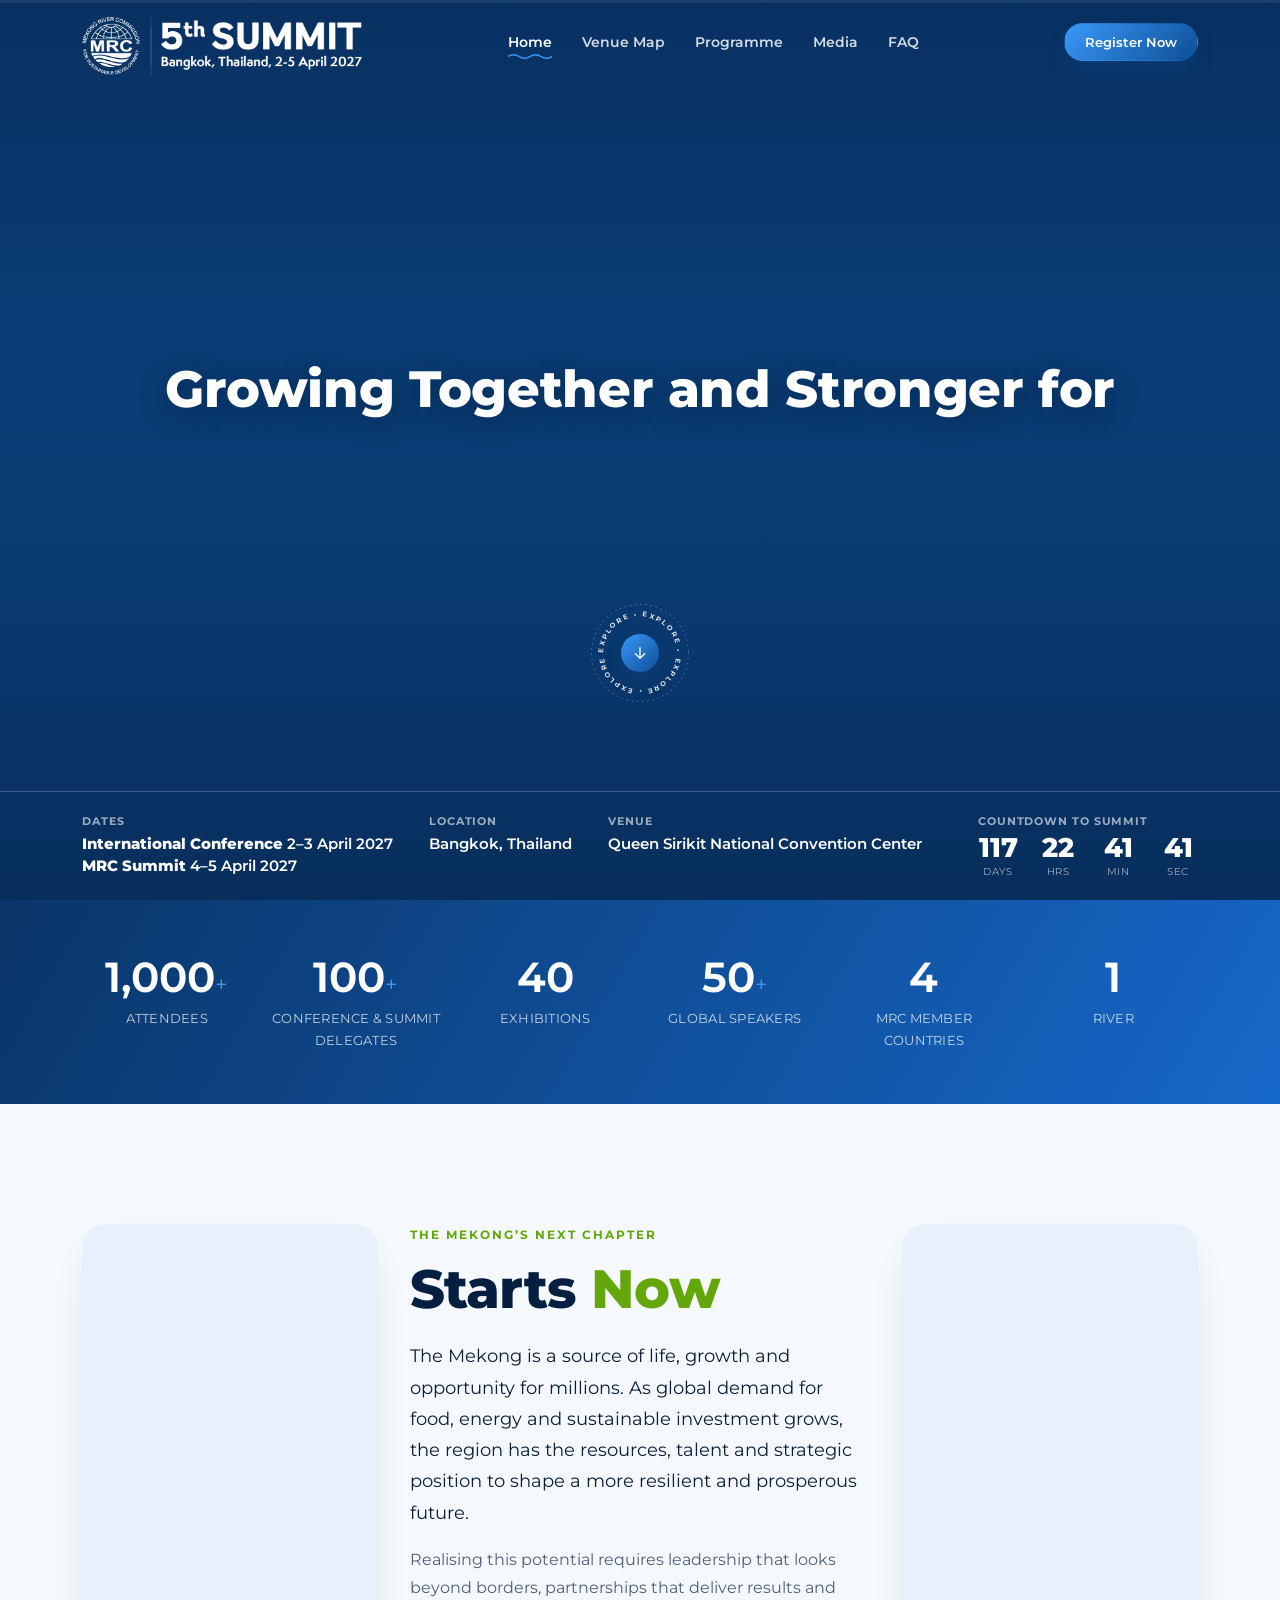
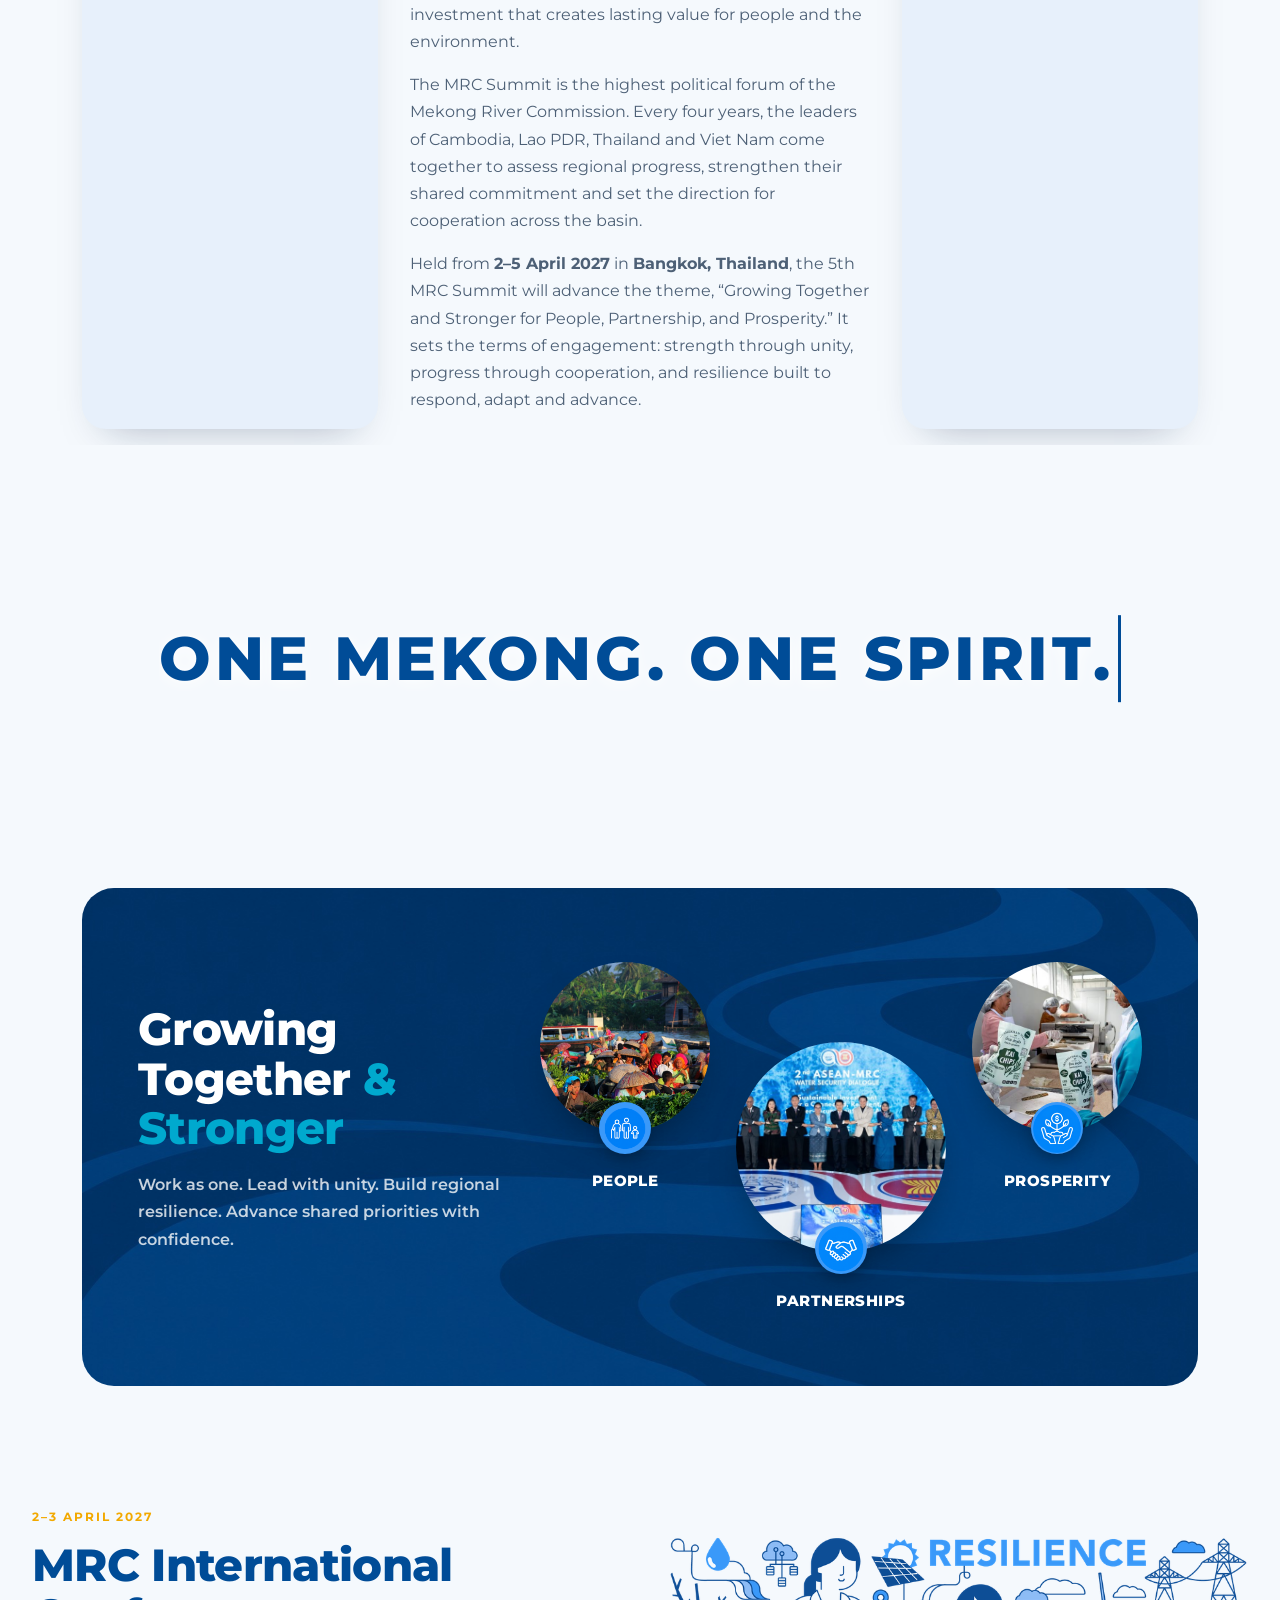
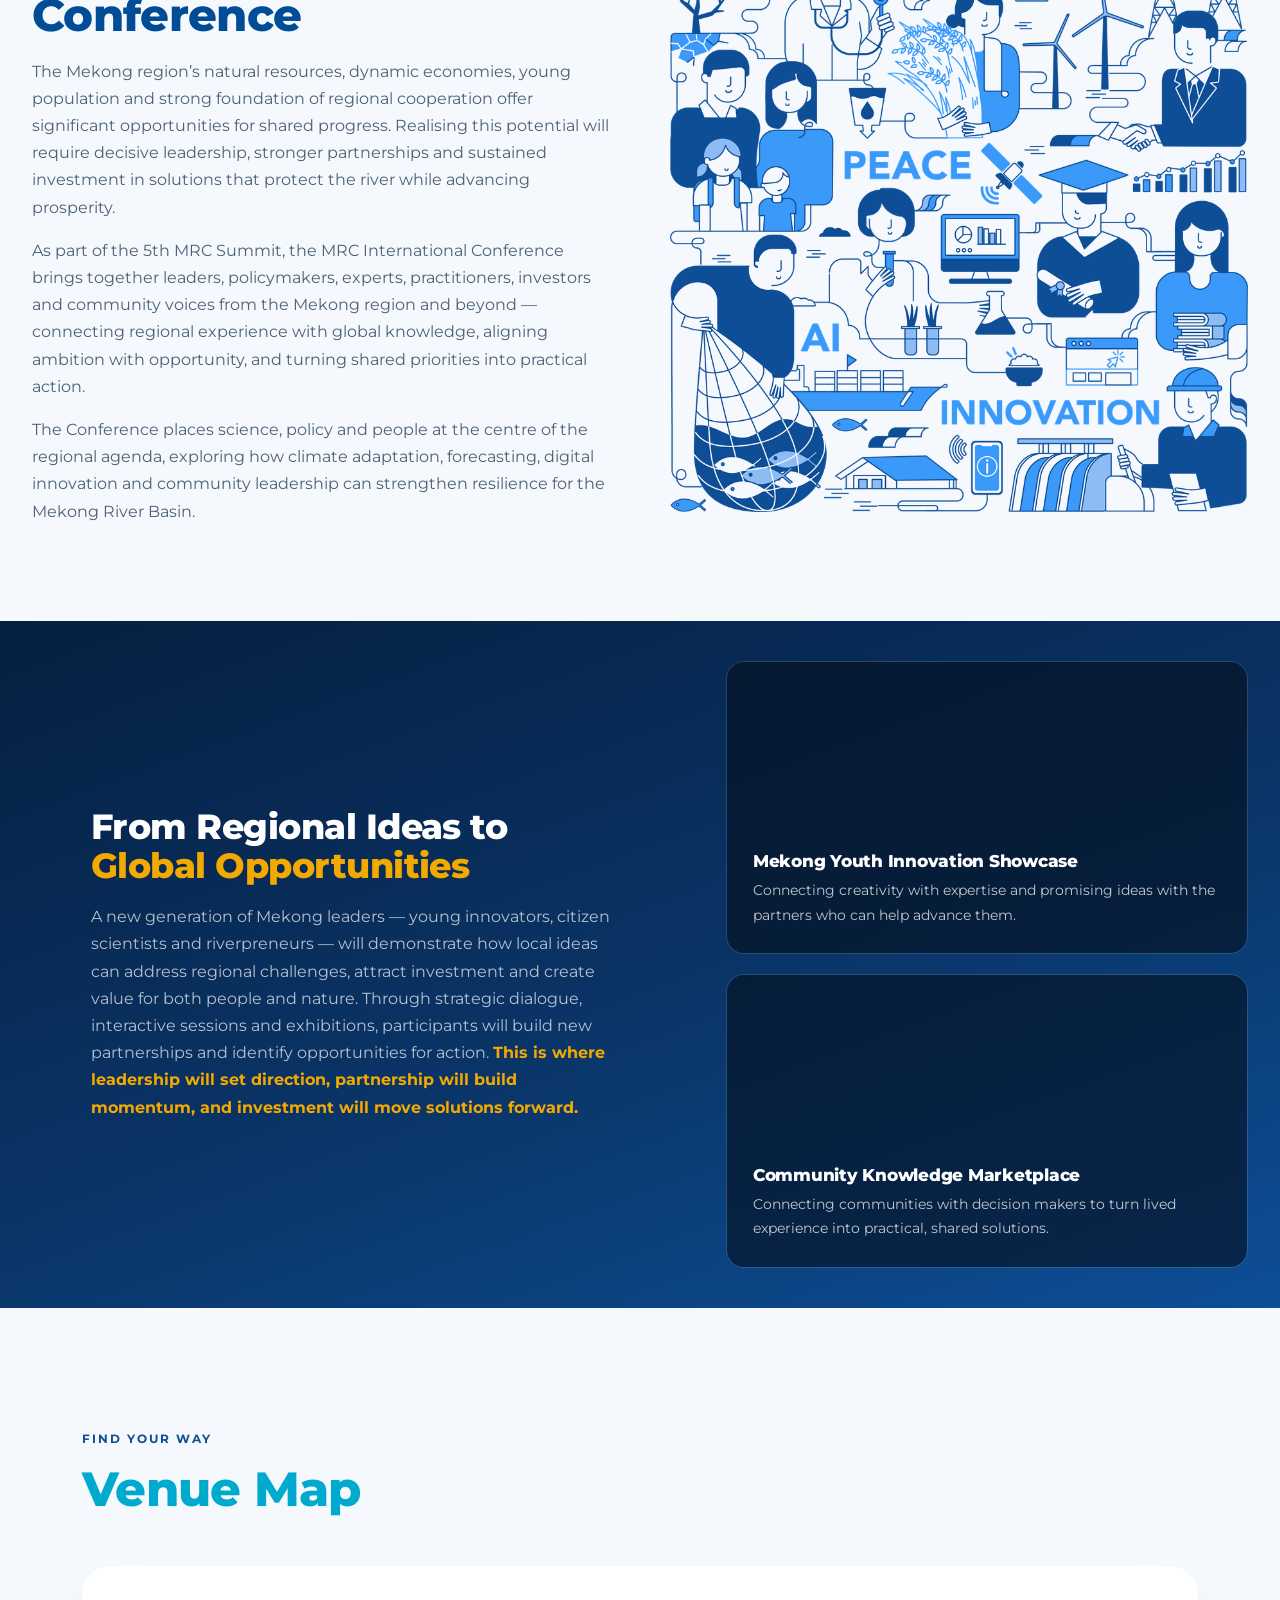
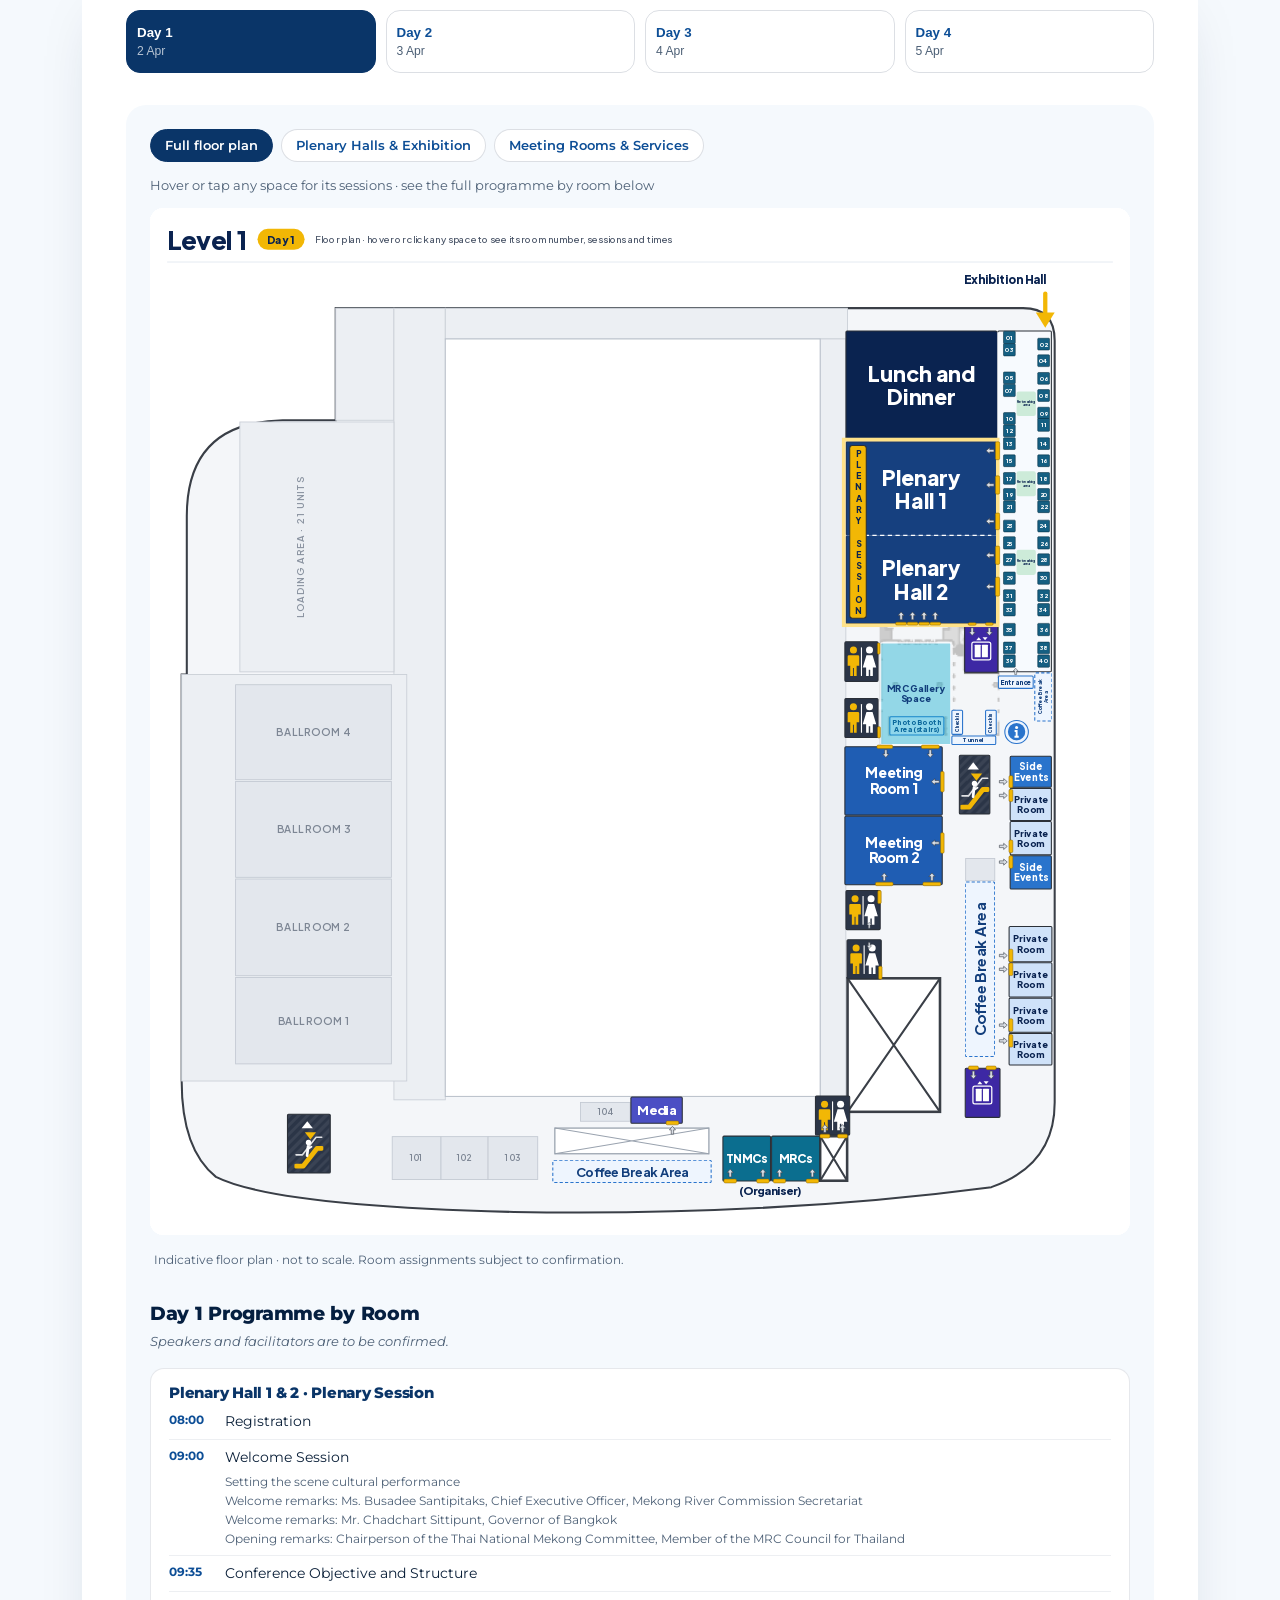
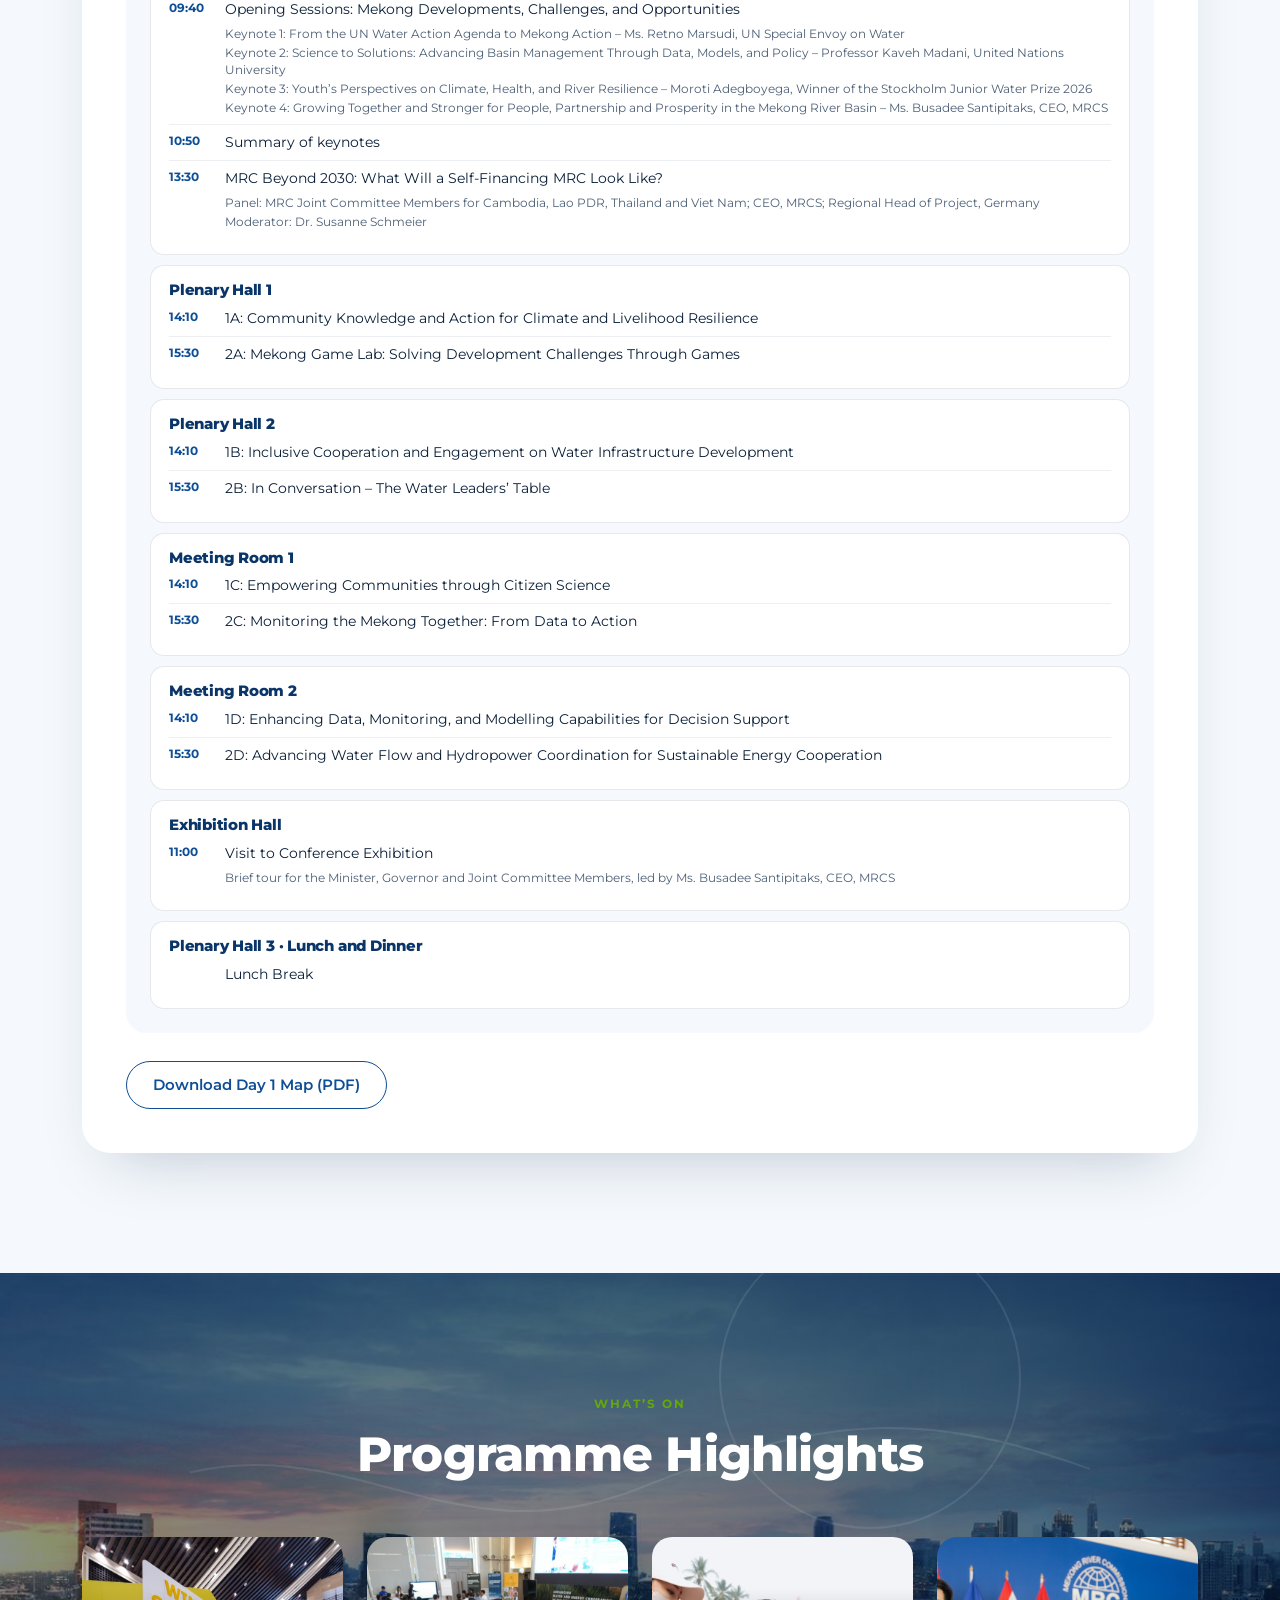
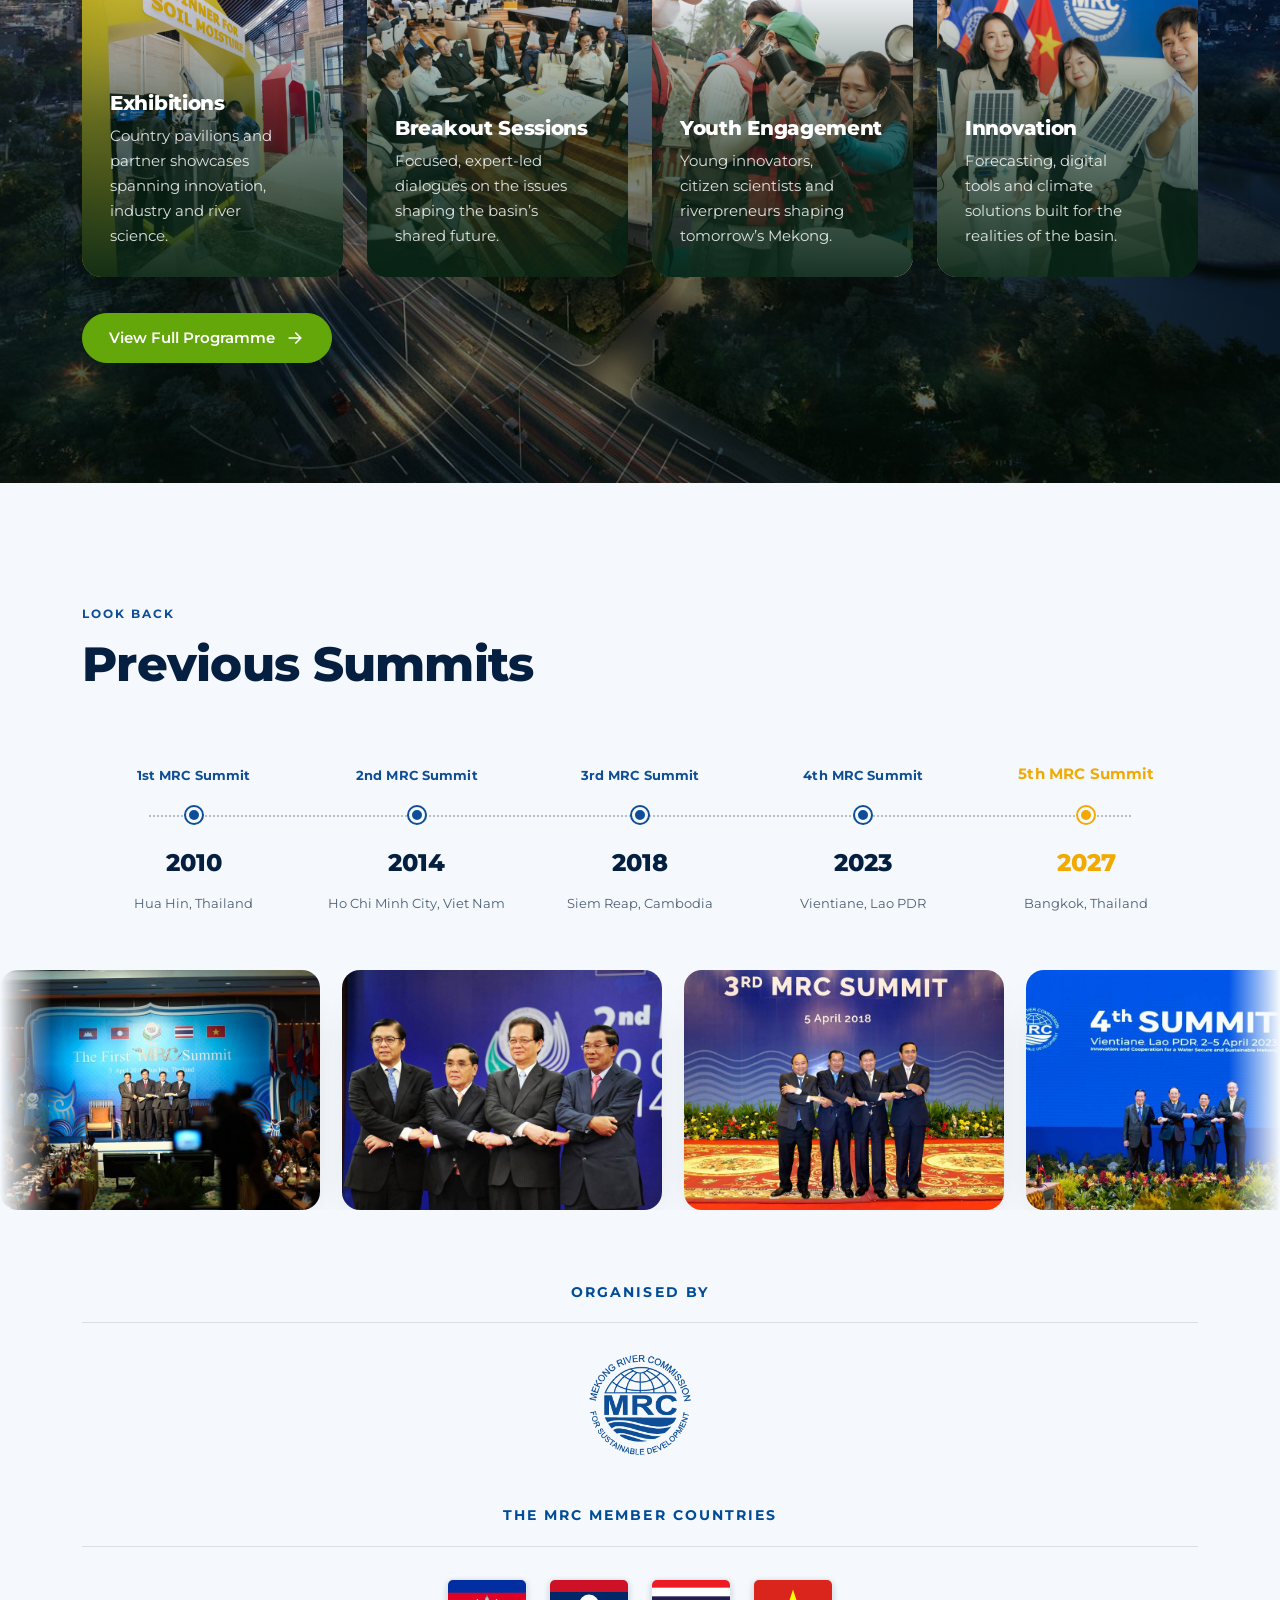
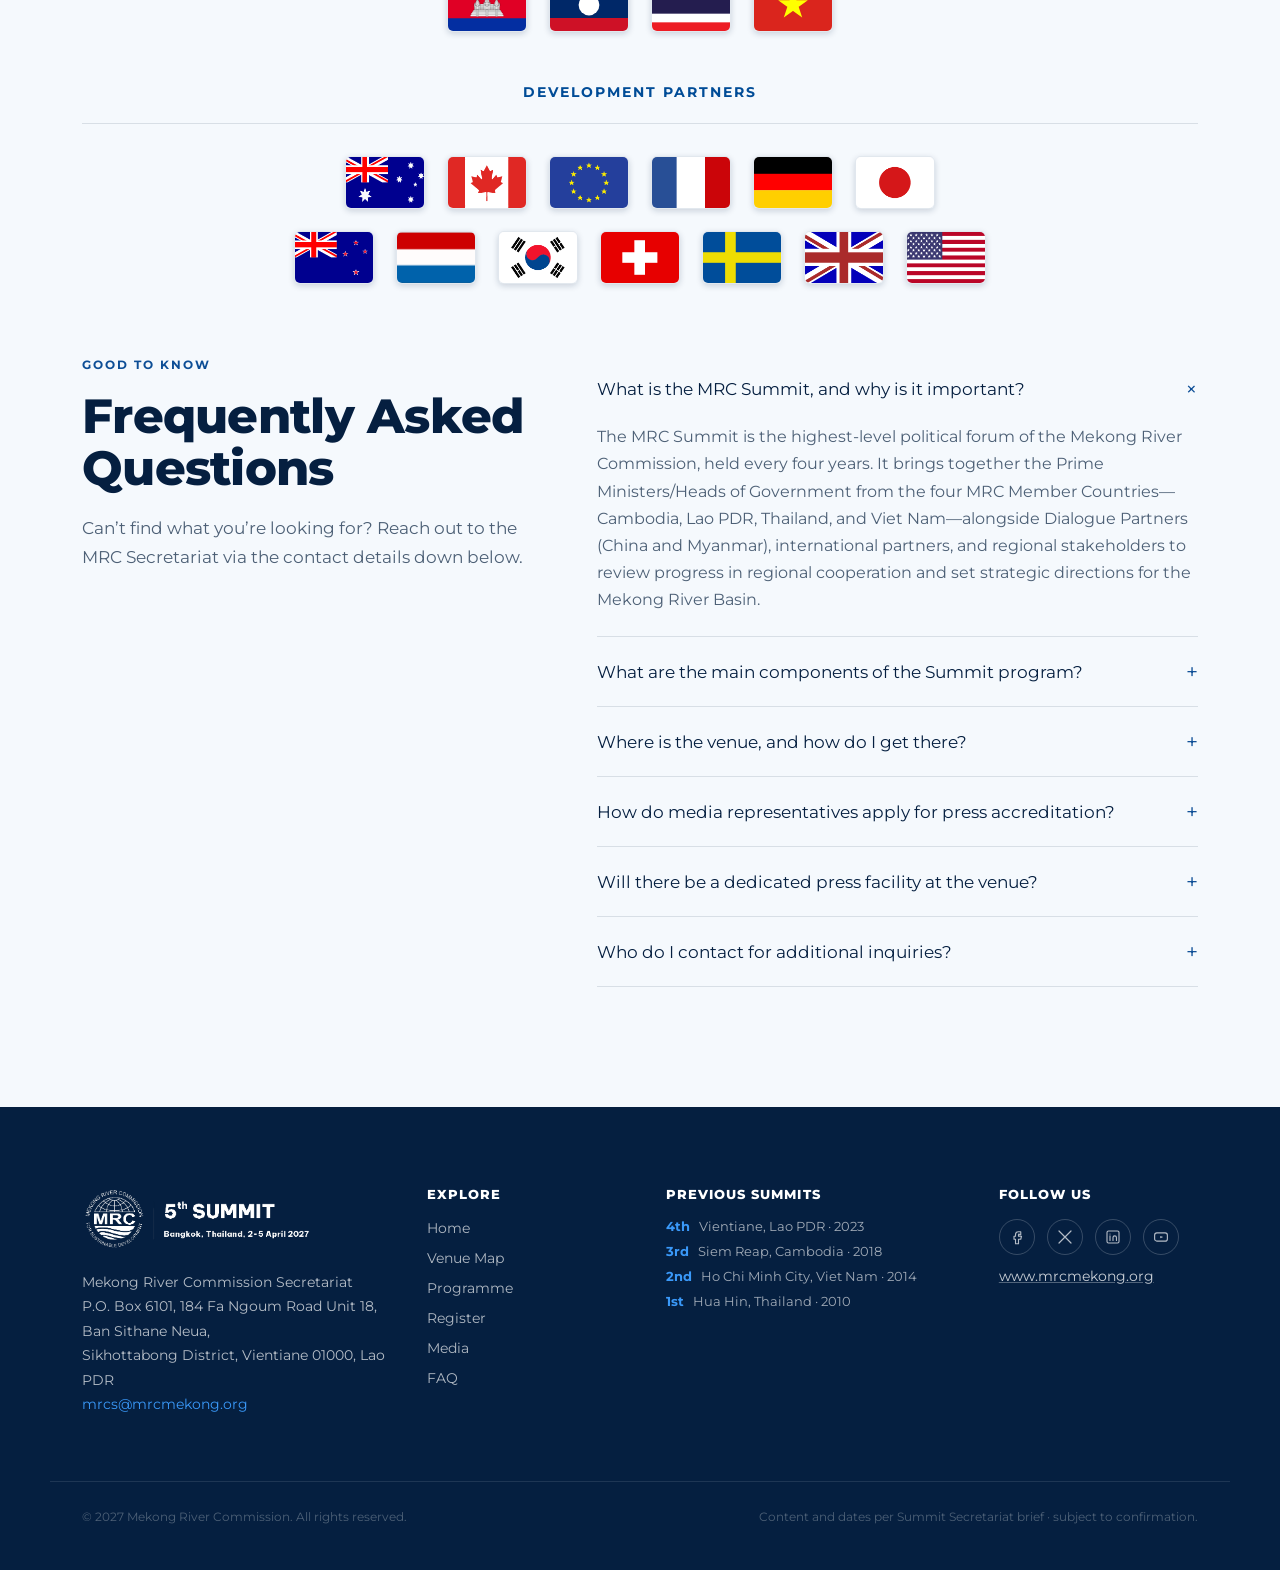
<file: index.html>
<!DOCTYPE html>
<html lang="en">
<head>
<meta charset="UTF-8">
<meta name="viewport" content="width=device-width, initial-scale=1.0">
<title>5th MRC Summit &mdash; Growing Together and Stronger</title>
<meta name="description" content="The 5th MRC Summit, 2&ndash;5 April 2027, Bangkok, Thailand. Growing Together and Stronger for People, Partnership, and Prosperity.">
<meta name="theme-color" content="#0a3568">
<meta property="og:title" content="5th MRC Summit">
<meta property="og:description" content="2&ndash;5 April 2027, Bangkok, Thailand. Growing Together and Stronger for People, Partnership, and Prosperity.">
<meta property="og:type" content="website">
<link rel="icon" href="data:image/svg+xml,%3Csvg xmlns='http://www.w3.org/2000/svg' viewBox='0 0 40 40'%3E%3Crect width='40' height='40' rx='8' fill='%230a3568'/%3E%3Cpath d='M4 24c5-8 9-8 14 0s9 8 14 0' fill='none' stroke='%233a99f9' stroke-width='3' stroke-linecap='round'/%3E%3Cpath d='M4 16c5-8 9-8 14 0s9 8 14 0' fill='none' stroke='%238dbcf5' stroke-width='3' stroke-linecap='round' opacity='.6'/%3E%3C/svg%3E">

<!-- Google Analytics (GA4) -->
<script async src="https://www.googletagmanager.com/gtag/js?id=G-CN8HXKM8K7"></script>
<script>
  window.dataLayer = window.dataLayer || [];
  function gtag(){dataLayer.push(arguments);}
  gtag('js', new Date());
  gtag('config', 'G-CN8HXKM8K7');
</script>
<link rel="preconnect" href="https://fonts.googleapis.com">
<link rel="preconnect" href="https://fonts.gstatic.com" crossorigin>
<link href="https://fonts.googleapis.com/css2?family=Montserrat:ital,wght@0,400;0,500;0,600;0,700;0,800;0,900;1,600&display=swap" rel="stylesheet">
<link rel="preload" href="assets/hero-banner.mp4" as="video" type="video/mp4" fetchpriority="high">
<link rel="stylesheet" href="css/style.css?v=50">
</head>
<body>

<div class="progress-rail" aria-hidden="true"><span class="progress-fill" id="progressFill"></span></div>

<header class="site-header" id="siteHeader">
  <div class="header-inner">
    <a href="#top" class="brand">
      <img src="assets/logo-mark.png" alt="5th MRC Summit" class="brand-logo">
    </a>

    <nav class="main-nav" id="mainNav" aria-label="Primary">
      <a href="#top" data-nav>Home</a>
      <a href="#venue" data-nav>Venue Map</a>
      <a href="#dayProgramme" data-nav>Programme</a>
      <a href="#media" data-nav>Media</a>
      <a href="#faq" data-nav>FAQ</a>
    </nav>

    <a href="https://forms.gle/NNUxuLdQSjKmTwYDA" target="_blank" rel="noopener" class="btn btn-gold btn-small header-cta">Register Now</a>

    <button class="nav-toggle" id="navToggle" aria-expanded="false" aria-controls="mainNav" aria-label="Toggle menu">
      <span></span><span></span><span></span>
    </button>
  </div>
</header>

<main id="top">

  <!-- ============ HERO ============ -->
  <section class="hero" id="hero">
    <div class="hero-bg" aria-hidden="true">
      <video class="hero-bg-image" autoplay loop muted playsinline preload="auto" fetchpriority="high">
        <source src="assets/hero-banner.mp4" type="video/mp4">
      </video>
      <div class="hero-overlay"></div>
    </div>

    <div class="hero-content wrap">
      <div class="hero-headline">
        <h1 class="hero-title" data-reveal style="--i:0">
          <span class="hero-title-static">Growing Together and Stronger for</span>
          <span class="word-cycle hero-title-cycle">
            <span class="word-cycle-item">People</span><span class="word-cycle-item word-cycle-item--yellow">Partnership</span><span class="word-cycle-item word-cycle-item--green">Prosperity</span>
          </span>
        </h1>

        <a href="https://forms.gle/NNUxuLdQSjKmTwYDA" target="_blank" rel="noopener" class="btn btn-gold hero-mobile-register" data-reveal style="--i:1">Register Now</a>
      </div>
    </div>

    <div class="hero-explore" data-reveal style="--i:2" id="heroExplore">
      <a href="#about" class="explore-btn" aria-label="Explore the Summit">
        <svg class="explore-ring" viewBox="0 0 120 120" aria-hidden="true">
          <circle cx="60" cy="60" r="56" fill="none" stroke="rgba(255,255,255,.35)" stroke-width="1" stroke-dasharray="1 5" stroke-linecap="round"/>
          <path id="exploreCirclePath" fill="none" d="M60,60 m-42,0 a42,42 0 1,1 84,0 a42,42 0 1,1 -84,0"/>
          <text class="explore-ring-text">
            <textPath href="#exploreCirclePath">EXPLORE &#8226; EXPLORE &#8226; EXPLORE &#8226; EXPLORE &#8226; EXPLORE &#8226; EXPLORE &#8226; </textPath>
          </text>
        </svg>
        <span class="explore-arrow" aria-hidden="true">
          <svg width="16" height="16" viewBox="0 0 24 24" fill="none"><path d="M12 4v16M5 13l7 7 7-7" stroke="currentColor" stroke-width="2" stroke-linecap="round" stroke-linejoin="round"/></svg>
        </span>
      </a>
    </div>

    <div class="hero-infobar" data-reveal style="--i:3" id="heroInfobar">
      <div class="wrap hero-infobar-inner">
        <div class="hero-info-col">
          <span class="hero-info-label">Dates</span>
          <p class="hero-info-value"><strong>International Conference</strong> 2&ndash;3 April 2027</p>
          <p class="hero-info-value"><strong>MRC Summit</strong> 4&ndash;5 April 2027</p>
        </div>
        <div class="hero-info-col">
          <span class="hero-info-label">Location</span>
          <p class="hero-info-value">Bangkok, Thailand</p>
        </div>
        <div class="hero-info-col">
          <span class="hero-info-label">Venue</span>
          <p class="hero-info-value">Queen Sirikit National Convention Center</p>
        </div>
        <div class="hero-info-col hero-info-countdown">
          <span class="hero-info-label">Countdown to Summit</span>
          <div class="countdown-row" id="heroCountdown">
            <div class="countdown-unit"><span class="countdown-num" data-cd="d">00</span><span class="countdown-unit-label">Days</span></div>
            <div class="countdown-unit"><span class="countdown-num" data-cd="h">00</span><span class="countdown-unit-label">Hrs</span></div>
            <div class="countdown-unit"><span class="countdown-num" data-cd="m">00</span><span class="countdown-unit-label">Min</span></div>
            <div class="countdown-unit"><span class="countdown-num" data-cd="s">00</span><span class="countdown-unit-label">Sec</span></div>
          </div>
        </div>
      </div>
    </div>
  </section>

  <!-- ============ STATS ============ -->
  <section class="stats-band" id="stats" data-reveal-group>
    <div class="wrap stats-grid">
      <div class="stat" data-count="1000" data-reveal><span class="stat-num">0</span><span class="stat-plus">+</span><p>Attendees</p></div>
      <div class="stat" data-count="100" data-reveal style="--i:1"><span class="stat-num">0</span><span class="stat-plus">+</span><p>Conference &amp; Summit Delegates</p></div>
      <div class="stat" data-count="40" data-reveal style="--i:2"><span class="stat-num">0</span><p>Exhibitions</p></div>
      <div class="stat" data-count="50" data-reveal style="--i:3"><span class="stat-num">0</span><span class="stat-plus">+</span><p>Global Speakers</p></div>
      <div class="stat" data-count="4" data-reveal style="--i:4"><span class="stat-num">0</span><p>MRC Member Countries</p></div>
      <div class="stat" data-count="1" data-reveal style="--i:5"><span class="stat-num">0</span><p>River</p></div>
    </div>
  </section>

  <!-- ============ ABOUT / NEXT CHAPTER ============ -->
  <section class="section about" id="about">
    <div class="wrap about-grid">
      <div class="about-visual about-visual-left" data-reveal style="--i:1" aria-hidden="true">
        <video autoplay loop muted playsinline preload="auto">
          <source src="assets/about-video-left.mp4" type="video/mp4">
        </video>
      </div>

      <div class="about-copy">
        <p class="kicker" data-reveal>The Mekong&rsquo;s Next Chapter</p>
        <h2 data-reveal style="--i:1">Starts <em>Now</em></h2>
        <p class="lead" data-reveal style="--i:2">The Mekong is a source of life, growth and opportunity for millions. As global demand for food, energy and sustainable investment grows, the region has the resources, talent and strategic position to shape a more resilient and prosperous future.</p>
        <p data-reveal style="--i:3">Realising this potential requires leadership that looks beyond borders, partnerships that deliver results and investment that creates lasting value for people and the environment.</p>
        <p data-reveal style="--i:4">The MRC Summit is the highest political forum of the Mekong River Commission. Every four years, the leaders of Cambodia, Lao PDR, Thailand and Viet Nam come together to assess regional progress, strengthen their shared commitment and set the direction for cooperation across the basin.</p>
        <p data-reveal style="--i:5">Held from <strong>2&ndash;5 April 2027</strong> in <strong>Bangkok, Thailand</strong>, the 5th MRC Summit will advance the theme, &ldquo;Growing Together and Stronger for People, Partnership, and Prosperity.&rdquo; It sets the terms of engagement: strength through unity, progress through cooperation, and resilience built to respond, adapt and advance.</p>
      </div>

      <div class="about-visual about-visual-right" data-reveal style="--i:2" aria-hidden="true">
        <video autoplay loop muted playsinline preload="auto">
          <source src="assets/about-video-right.mp4" type="video/mp4">
        </video>
      </div>
    </div>
  </section>

  <!-- ============ RIVER DIVIDER ============ -->
  <div class="river-divider" id="riverDivider">
    <img src="assets/river-divider.png" alt="" class="river-img" id="riverImg" aria-hidden="true">
    <div class="river-caption-clip" id="riverCaptionClip">
      <p class="river-caption" id="riverCaption"><span class="river-caption-line">ONE MEKONG.</span> <span class="river-caption-line">ONE SPIRIT.</span></p>
    </div>
  </div>

  <!-- ============ PILLARS ============ -->
  <section class="section pillars" id="pillars">
    <div class="wrap">
      <div class="highlight-box">
        <div class="highlight-copy">
          <h2 class="highlight-title" data-reveal style="--i:1">Growing Together <em>&amp; Stronger</em></h2>
          <p class="highlight-text" data-reveal style="--i:2">Work as one. Lead with unity. Build regional resilience. Advance shared priorities with confidence.</p>
          <p class="highlight-hint">Tap the circles for more information.</p>
        </div>

        <div class="highlight-badges">
          <div class="badge-circle badge-circle--side" data-reveal style="--i:1" tabindex="0">
            <img src="assets/pillars/people.jpg" alt="People">
            <span class="badge-icon"><img src="assets/icon-people.png" alt=""></span>
            <span class="badge-label">People</span>
            <div class="badge-detail">
              <p>Protect livelihoods, expand opportunities and place communities at the heart of the Mekong&rsquo;s future.</p>
            </div>
          </div>

          <div class="badge-circle badge-circle--center" data-reveal style="--i:2" tabindex="0">
            <img src="assets/pillars/partnership.jpg" alt="Partnerships">
            <span class="badge-icon"><img src="assets/icon-partnership.png" alt=""></span>
            <span class="badge-label">Partnerships</span>
            <div class="badge-detail">
              <p>Bring governments, businesses and international partners together around shared goals and coordinated action.</p>
            </div>
          </div>

          <div class="badge-circle badge-circle--side" data-reveal style="--i:3" tabindex="0">
            <img src="assets/pillars/prosperity.jpg" alt="Prosperity">
            <span class="badge-icon"><img src="assets/icon-prosperity.png" alt=""></span>
            <span class="badge-label">Prosperity</span>
            <div class="badge-detail">
              <p>Unlock responsible investment, innovation and connectivity to deliver inclusive and sustainable growth.</p>
            </div>
          </div>
        </div>
      </div>
    </div>
  </section>

  <!-- ============ INTERNATIONAL CONFERENCE ============ -->
  <section class="section conference" id="conference">
    <div class="wrap conference-grid">
      <div class="conference-copy">
        <p class="kicker" data-reveal>2&ndash;3 April 2027</p>
        <h2 data-reveal style="--i:1">MRC International Conference</h2>
        <p data-reveal style="--i:2">The Mekong region&rsquo;s natural resources, dynamic economies, young population and strong foundation of regional cooperation offer significant opportunities for shared progress. Realising this potential will require decisive leadership, stronger partnerships and sustained investment in solutions that protect the river while advancing prosperity.</p>
        <p data-reveal style="--i:3">As part of the 5th MRC Summit, the MRC International Conference brings together leaders, policymakers, experts, practitioners, investors and community voices from the Mekong region and beyond &mdash; connecting regional experience with global knowledge, aligning ambition with opportunity, and turning shared priorities into practical action.</p>
        <p data-reveal style="--i:4">The Conference places science, policy and people at the centre of the regional agenda, exploring how climate adaptation, forecasting, digital innovation and community leadership can strengthen resilience for the Mekong River Basin.</p>
      </div>

      <div class="conference-visual" data-reveal style="--i:2">
        <div class="video-frame" id="conferenceVideoFrame">
          <img src="assets/conference-image.png" alt="Illustration of resilience, peace, AI and innovation across the Mekong basin">
        </div>
      </div>
    </div>

    <div class="showcase-band">
      <div class="wrap showcase-grid">
        <div class="showcase-copy reveal-left" data-reveal>
          <h3>From Regional Ideas to <span class="showcase-highlight">Global Opportunities</span></h3>
          <p>A new generation of Mekong leaders &mdash; young innovators, citizen scientists and riverpreneurs &mdash; will demonstrate how local ideas can address regional challenges, attract investment and create value for both people and nature. Through strategic dialogue, interactive sessions and exhibitions, participants will build new partnerships and identify opportunities for action. <span class="showcase-tagline">This is where leadership will set direction, partnership will build momentum, and investment will move solutions forward.</span></p>
        </div>

        <div class="showcase-cards reveal-right" data-reveal>
          <div class="showcase-card" data-reveal style="--i:0">
            <video class="showcase-video" autoplay loop muted playsinline preload="auto" aria-hidden="true">
              <source src="assets/showcase-youth.mp4?v=2" type="video/mp4">
            </video>
            <div class="showcase-tint"></div>
            <h4>Mekong Youth Innovation Showcase</h4>
            <p>Connecting creativity with expertise and promising ideas with the partners who can help advance them.</p>
          </div>
          <div class="showcase-card" data-reveal style="--i:1">
            <video class="showcase-video" autoplay loop muted playsinline preload="auto" aria-hidden="true">
              <source src="assets/showcase-knowledge.mp4?v=2" type="video/mp4">
            </video>
            <div class="showcase-tint"></div>
            <h4>Community Knowledge Marketplace</h4>
            <p>Connecting communities with decision makers to turn lived experience into practical, shared solutions.</p>
          </div>
        </div>
      </div>
    </div>
  </section>

  <!-- ============ VENUE MAP ============ -->
  <section class="section venue" id="venue">
    <div class="wrap">
      <p class="kicker" data-reveal>Find Your Way</p>
      <h2 class="section-title" data-reveal style="--i:1">Venue Map</h2>

      <div class="venue-panel" data-reveal style="--i:3">
        <div class="venue-tabs" role="tablist" aria-label="Venue map by day">
          <button class="venue-tab is-active" role="tab" aria-selected="true" data-day="1">Day 1<span>2 Apr</span></button>
          <button class="venue-tab" role="tab" aria-selected="false" data-day="2">Day 2<span>3 Apr</span></button>
          <button class="venue-tab" role="tab" aria-selected="false" data-day="3">Day 3<span>4 Apr</span></button>
          <button class="venue-tab" role="tab" aria-selected="false" data-day="4">Day 4<span>5 Apr</span></button>
        </div>

        <div class="venue-stage">

          <div class="venue-live" id="venueLive">
            <div class="venue-map-col">
              <div class="venue-views" role="group" aria-label="Map view">
                <button type="button" class="venue-view is-active" data-view="full" aria-pressed="true">Full floor plan</button>
                <button type="button" class="venue-view" data-view="halls" aria-pressed="false">Plenary Halls &amp; Exhibition</button>
                <button type="button" class="venue-view" data-view="rooms" aria-pressed="false">Meeting Rooms &amp; Services</button>
              </div>
              <p class="venue-hint">Hover or tap any space for its sessions &middot; see the full programme by room below</p>
              <div class="fp-wrap" id="fpWrap">
                <div class="floorplan-embed" id="venueFloorplanEmbed" data-native-w="1832" data-native-h="1920">
                  <iframe id="venueFloorplanFrame" src="assets/floorplans/day1.html" title="Venue floor plan" loading="lazy"></iframe>
                </div>
                <button type="button" class="map-zoom-btn" id="mapZoomBtn" aria-label="Zoom into the venue map">
                  <svg width="20" height="20" viewBox="0 0 24 24" fill="none"><circle cx="11" cy="11" r="7" stroke="currentColor" stroke-width="2"/><path d="M21 21l-4.35-4.35M9 11h4M11 9v4" stroke="currentColor" stroke-width="2" stroke-linecap="round"/></svg>
                </button>
              </div>
              <p class="venue-fineprint">Indicative floor plan &middot; not to scale. Room assignments subject to confirmation.</p>
            </div>

            <div class="venue-programme-col" id="dayProgramme">
              <h3 class="venue-day-heading" id="venueDayHeading">Day 1 Programme by Room</h3>
              <p class="venue-day-note">Speakers and facilitators are to be confirmed.</p>
              <div class="venue-room-list" id="venueRoomList"></div>
            </div>
          </div>

          <div class="venue-soon" id="venueSoon" hidden>
            <svg width="40" height="40" viewBox="0 0 40 40" fill="none"><circle cx="20" cy="20" r="16" stroke="currentColor" stroke-width="2"/><path d="M20 11v9l6 4" stroke="currentColor" stroke-width="2" stroke-linecap="round" stroke-linejoin="round"/></svg>
            <p>The detailed programme for this day is still being finalised and will be published closer to the Summit.</p>
          </div>

        </div>

        <a href="assets/venue-map-day1.pdf" download="5th-MRC-Summit-Venue-Map-Day-1.pdf" class="btn btn-outline" id="downloadMapBtn">Download Day 1 Map (PDF)</a>
      </div>
    </div>
  </section>

  <!-- ============ PROGRAMME ============ -->
  <section class="section programme" id="programme">
    <div class="wrap">
      <div class="programme-heading">
        <p class="kicker programme-kicker" data-reveal>What&rsquo;s On</p>
        <h2 class="programme-title" data-reveal style="--i:1">Programme Highlights</h2>
      </div>

      <div class="programme-grid programme-grid--boxes">
        <article class="prog-box prog-box--exhibitions" data-reveal style="--i:0">
          <div class="prog-box-content">
            <h3>Exhibitions</h3>
            <p>Country pavilions and partner showcases spanning innovation, industry and river science.</p>
          </div>
        </article>
        <article class="prog-box prog-box--breakout" data-reveal style="--i:1">
          <div class="prog-box-content">
            <h3>Breakout Sessions</h3>
            <p>Focused, expert-led dialogues on the issues shaping the basin&rsquo;s shared future.</p>
          </div>
        </article>
        <article class="prog-box prog-box--youth" data-reveal style="--i:2">
          <div class="prog-box-content">
            <h3>Youth Engagement</h3>
            <p>Young innovators, citizen scientists and riverpreneurs shaping tomorrow&rsquo;s Mekong.</p>
          </div>
        </article>
        <article class="prog-box prog-box--innovation" data-reveal style="--i:3">
          <div class="prog-box-content">
            <h3>Innovation</h3>
            <p>Forecasting, digital tools and climate solutions built for the realities of the basin.</p>
          </div>
        </article>
      </div>

      <a class="btn btn-outline prog-view-all" href="#dayProgramme" data-reveal style="--i:4">
        <span>View Full Programme</span>
        <svg width="20" height="20" viewBox="0 0 24 24" fill="none"><path d="M5 12h14M13 6l6 6-6 6" stroke="currentColor" stroke-width="2" stroke-linecap="round" stroke-linejoin="round"/></svg>
      </a>
    </div>
  </section>

  <!-- ============ MEDIA: CAROUSEL + PARTNERS ============ -->
  <section class="section media" id="media">
    <div class="wrap">
      <p class="kicker" data-reveal>Look Back</p>
      <h2 class="section-title" data-reveal style="--i:1">Previous Summits</h2>

      <div class="timeline-track" id="timeline" data-reveal style="--i:2">
        <div class="timeline-item">
          <p class="timeline-label">1st MRC Summit</p>
          <div class="timeline-marker"><span class="timeline-dot"></span></div>
          <p class="timeline-year">2010</p>
          <p class="timeline-place">Hua Hin, Thailand</p>
        </div>
        <div class="timeline-item">
          <p class="timeline-label">2nd MRC Summit</p>
          <div class="timeline-marker"><span class="timeline-dot"></span></div>
          <p class="timeline-year">2014</p>
          <p class="timeline-place">Ho Chi Minh City, Viet Nam</p>
        </div>
        <div class="timeline-item">
          <p class="timeline-label">3rd MRC Summit</p>
          <div class="timeline-marker"><span class="timeline-dot"></span></div>
          <p class="timeline-year">2018</p>
          <p class="timeline-place">Siem Reap, Cambodia</p>
        </div>
        <div class="timeline-item">
          <p class="timeline-label">4th MRC Summit</p>
          <div class="timeline-marker"><span class="timeline-dot"></span></div>
          <p class="timeline-year">2023</p>
          <p class="timeline-place">Vientiane, Lao PDR</p>
        </div>
        <div class="timeline-item timeline-item--current">
          <p class="timeline-label">5th MRC Summit</p>
          <div class="timeline-marker"><span class="timeline-dot"></span></div>
          <p class="timeline-year">2027</p>
          <p class="timeline-place">Bangkok, Thailand</p>
        </div>
      </div>
    </div>

    <div class="carousel" data-reveal>
      <div class="carousel-track" id="carouselTrack">
        <figure class="carousel-slide"><img src="assets/carousel/summit-01.jpg" alt="The First MRC Summit, Hua Hin, Thailand, 2010" loading="lazy"></figure>
        <figure class="carousel-slide"><img src="assets/carousel/summit-02.jpg" alt="2nd MRC Summit, Ho Chi Minh City, Viet Nam, 2014" loading="lazy"></figure>
        <figure class="carousel-slide"><img src="assets/carousel/summit-03.jpg" alt="3rd MRC Summit leaders, 2018" loading="lazy"></figure>
        <figure class="carousel-slide"><img src="assets/carousel/summit-04.jpg" alt="4th MRC Summit leaders, Vientiane, Lao PDR, 2023" loading="lazy"></figure>
        <figure class="carousel-slide"><img src="assets/carousel/summit-05.jpg" alt="4th MRC Summit River Monitoring Technology Competition winners" loading="lazy"></figure>
        <figure class="carousel-slide"><img src="assets/carousel/summit-06.jpg" alt="4th MRC Summit panel discussion" loading="lazy"></figure>
        <figure class="carousel-slide"><img src="assets/carousel/summit-07.jpg" alt="4th MRC Summit plenary stage" loading="lazy"></figure>
        <figure class="carousel-slide"><img src="assets/carousel/summit-08.jpg" alt="4th MRC Summit exhibition visit" loading="lazy"></figure>
        <figure class="carousel-slide"><img src="assets/carousel/summit-09.jpg" alt="4th MRC Summit exhibition visit" loading="lazy"></figure>
        <figure class="carousel-slide"><img src="assets/carousel/summit-10.jpg" alt="4th MRC Summit — Children, Youth and Climate session" loading="lazy"></figure>
        <figure class="carousel-slide"><img src="assets/carousel/summit-11.jpg" alt="4th MRC Summit panel session" loading="lazy"></figure>
        <figure class="carousel-slide"><img src="assets/carousel/summit-12.jpg" alt="4th MRC Summit partner exhibition booth" loading="lazy"></figure>
        <!-- duplicate set for seamless loop -->
        <figure class="carousel-slide" aria-hidden="true"><img src="assets/carousel/summit-01.jpg" alt="" loading="lazy"></figure>
        <figure class="carousel-slide" aria-hidden="true"><img src="assets/carousel/summit-02.jpg" alt="" loading="lazy"></figure>
        <figure class="carousel-slide" aria-hidden="true"><img src="assets/carousel/summit-03.jpg" alt="" loading="lazy"></figure>
        <figure class="carousel-slide" aria-hidden="true"><img src="assets/carousel/summit-04.jpg" alt="" loading="lazy"></figure>
        <figure class="carousel-slide" aria-hidden="true"><img src="assets/carousel/summit-05.jpg" alt="" loading="lazy"></figure>
        <figure class="carousel-slide" aria-hidden="true"><img src="assets/carousel/summit-06.jpg" alt="" loading="lazy"></figure>
        <figure class="carousel-slide" aria-hidden="true"><img src="assets/carousel/summit-07.jpg" alt="" loading="lazy"></figure>
        <figure class="carousel-slide" aria-hidden="true"><img src="assets/carousel/summit-08.jpg" alt="" loading="lazy"></figure>
        <figure class="carousel-slide" aria-hidden="true"><img src="assets/carousel/summit-09.jpg" alt="" loading="lazy"></figure>
        <figure class="carousel-slide" aria-hidden="true"><img src="assets/carousel/summit-10.jpg" alt="" loading="lazy"></figure>
        <figure class="carousel-slide" aria-hidden="true"><img src="assets/carousel/summit-11.jpg" alt="" loading="lazy"></figure>
        <figure class="carousel-slide" aria-hidden="true"><img src="assets/carousel/summit-12.jpg" alt="" loading="lazy"></figure>
      </div>
    </div>

    <div class="wrap partners-static" data-reveal>
      <p class="partners-heading">Organised By</p>
      <div class="partners-divider"></div>
      <div class="partners-orgrow">
        <img src="assets/mrc-roundel.png" alt="Mekong River Commission" class="partners-org-logo">
      </div>

      <p class="partners-heading">The MRC Member Countries</p>
      <div class="partners-divider"></div>
      <div class="flag-row">
        <span class="flag-chip"><img src="assets/flags/cambodia.svg" alt="Cambodia" loading="lazy"></span>
        <span class="flag-chip"><img src="assets/flags/laos.svg" alt="Lao PDR" loading="lazy"></span>
        <span class="flag-chip"><img src="assets/flags/thailand.svg" alt="Thailand" loading="lazy"></span>
        <span class="flag-chip"><img src="assets/flags/vietnam.svg" alt="Viet Nam" loading="lazy"></span>
      </div>

      <p class="partners-heading">Development Partners</p>
      <div class="partners-divider"></div>
      <div class="flag-row flag-row--wrap">
        <span class="flag-chip"><img src="assets/flags/australia.png" alt="Australia" loading="lazy"></span>
        <span class="flag-chip"><img src="assets/flags/canada.png" alt="Canada" loading="lazy"></span>
        <span class="flag-chip"><img src="assets/flags/eu.png" alt="European Union" loading="lazy"></span>
        <span class="flag-chip"><img src="assets/flags/france.png" alt="France" loading="lazy"></span>
        <span class="flag-chip"><img src="assets/flags/germany.png" alt="Germany" loading="lazy"></span>
        <span class="flag-chip"><img src="assets/flags/japan.png" alt="Japan" loading="lazy"></span>
      </div>
      <div class="flag-row flag-row--wrap">
        <span class="flag-chip"><img src="assets/flags/new-zealand.png" alt="New Zealand" loading="lazy"></span>
        <span class="flag-chip"><img src="assets/flags/luxembourg.png" alt="Luxembourg" loading="lazy"></span>
        <span class="flag-chip"><img src="assets/flags/south-korea.png" alt="Republic of Korea" loading="lazy"></span>
        <span class="flag-chip"><img src="assets/flags/switzerland.png" alt="Switzerland" loading="lazy"></span>
        <span class="flag-chip"><img src="assets/flags/sweden.png" alt="Sweden" loading="lazy"></span>
        <span class="flag-chip"><img src="assets/flags/uk.png" alt="United Kingdom" loading="lazy"></span>
        <span class="flag-chip"><img src="assets/flags/us.png" alt="United States" loading="lazy"></span>
      </div>
    </div>
  </section>

  <!-- ============ FAQ ============ -->
  <section class="section faq" id="faq">
    <div class="wrap faq-grid">
      <div>
        <p class="kicker" data-reveal>Good to Know</p>
        <h2 class="section-title" data-reveal style="--i:1">Frequently Asked Questions</h2>
        <p class="section-sub" data-reveal style="--i:2">Can&rsquo;t find what you&rsquo;re looking for? Reach out to the MRC Secretariat via the contact details down below.</p>
      </div>

      <div class="faq-list" data-reveal style="--i:2">
        <div class="faq-item is-open">
          <button class="faq-q">What is the MRC Summit, and why is it important?<span class="faq-toggle">+</span></button>
          <div class="faq-a"><p>The MRC Summit is the highest-level political forum of the Mekong River Commission, held every four years. It brings together the Prime Ministers/Heads of Government from the four MRC Member Countries&mdash;Cambodia, Lao PDR, Thailand, and Viet Nam&mdash;alongside Dialogue Partners (China and Myanmar), international partners, and regional stakeholders to review progress in regional cooperation and set strategic directions for the Mekong River Basin.</p></div>
        </div>
        <div class="faq-item">
          <button class="faq-q">What are the main components of the Summit program?<span class="faq-toggle">+</span></button>
          <div class="faq-a">
            <p>The event features three primary tracks:</p>
            <ol class="faq-a-list">
              <li><strong>The MRC International Conference:</strong> A two-day forum featuring research presentations, policy panels, and expert discussions on climate adaptation, river basin management, and innovation.</li>
              <li><strong>The High-Level Ministerial &amp; Summit Sessions:</strong> Plenary meetings reserved for government leaders, ministers, and official delegations leading to the adoption of the Summit Declaration.</li>
              <li><strong>Exhibitions &amp; Side Events:</strong> Including the Mekong Youth Innovation Showcase and Community Knowledge Marketplace.</li>
            </ol>
          </div>
        </div>
        <div class="faq-item">
          <button class="faq-q">Where is the venue, and how do I get there?<span class="faq-toggle">+</span></button>
          <div class="faq-a"><p>The Summit will take place at the Queen Sirikit National Convention Center (QSNCC) in Bangkok, Thailand. QSNCC is accessible via the MRT (Bangkok Metro) directly at the QSNCC Station (Exit 3), as well as by taxi or ride-hailing services.</p></div>
        </div>
        <div class="faq-item">
          <button class="faq-q">How do media representatives apply for press accreditation?<span class="faq-toggle">+</span></button>
          <div class="faq-a"><p>Journalists, photographers, and broadcast crews must submit a Media Accreditation Request via the online registration portal. You will be required to upload a valid press card and a formal letter of assignment from your media outlet.</p></div>
        </div>
        <div class="faq-item">
          <button class="faq-q">Will there be a dedicated press facility at the venue?<span class="faq-toggle">+</span></button>
          <div class="faq-a"><p>Yes, a fully equipped Media Center will be provided, featuring high-speed internet, workstation desks, press conference rooms, and live broadcast feeds of key sessions.</p></div>
        </div>
        <div class="faq-item">
          <button class="faq-q">Who do I contact for additional inquiries?<span class="faq-toggle">+</span></button>
          <div class="faq-a"><p>For further assistance, please contact <a href="mailto:mrcs@mrcmekong.org">mrcs@mrcmekong.org</a>.</p></div>
        </div>
      </div>
    </div>
  </section>

</main>

<!-- ============ FOOTER ============ -->
<footer class="site-footer">
  <div class="wrap footer-grid">
    <div class="footer-brand">
      <img src="assets/logo-white-notagline.png" alt="5th MRC Summit" class="footer-logo">
      <p class="footer-address">Mekong River Commission Secretariat<br>
      P.O. Box 6101, 184 Fa Ngoum Road Unit 18, Ban Sithane Neua,<br>
      Sikhottabong District, Vientiane 01000, Lao PDR<br>
      <a href="mailto:mrcs@mrcmekong.org">mrcs@mrcmekong.org</a></p>
    </div>

    <nav class="footer-nav" aria-label="Footer">
      <h4>Explore</h4>
      <a href="#top">Home</a>
      <a href="#venue">Venue Map</a>
      <a href="#dayProgramme">Programme</a>
      <a href="https://forms.gle/NNUxuLdQSjKmTwYDA" target="_blank" rel="noopener">Register</a>
      <a href="#media">Media</a>
      <a href="#faq">FAQ</a>
    </nav>

    <div class="footer-summits">
      <h4>Previous Summits</h4>
      <ul>
        <li><span>4th</span> Vientiane, Lao PDR &middot; 2023</li>
        <li><span>3rd</span> Siem Reap, Cambodia &middot; 2018</li>
        <li><span>2nd</span> Ho Chi Minh City, Viet Nam &middot; 2014</li>
        <li><span>1st</span> Hua Hin, Thailand &middot; 2010</li>
      </ul>
    </div>

    <div class="footer-social">
      <h4>Follow Us</h4>
      <div class="social-icons">
        <a href="https://www.facebook.com/mrcmekong/" target="_blank" rel="noopener" aria-label="Facebook"><svg width="18" height="18" viewBox="0 0 24 24" fill="none"><path d="M14 9h3V5h-3c-2.2 0-4 1.8-4 4v2H8v4h2v6h4v-6h3l1-4h-4V9c0-.6.4-1 1-1Z" stroke="currentColor" stroke-width="1.5" stroke-linejoin="round"/></svg></a>
        <a href="https://x.com/MRCMekong" target="_blank" rel="noopener" aria-label="X / Twitter"><svg width="18" height="18" viewBox="0 0 24 24" fill="none"><path d="M4 4l16 16M20 4 4 20" stroke="currentColor" stroke-width="1.6" stroke-linecap="round"/></svg></a>
        <a href="https://www.linkedin.com/company/mrcsecretariat" target="_blank" rel="noopener" aria-label="LinkedIn"><svg width="18" height="18" viewBox="0 0 24 24" fill="none"><rect x="4" y="4" width="16" height="16" rx="2" stroke="currentColor" stroke-width="1.5"/><path d="M8 10.5v6M8 8v.01M12 16.5v-3.7c0-1.3 1-2.3 2.3-2.3s2.3 1 2.3 2.3v3.7" stroke="currentColor" stroke-width="1.5" stroke-linecap="round"/></svg></a>
        <a href="https://www.youtube.com/mrcmekongorg" target="_blank" rel="noopener" aria-label="YouTube"><svg width="18" height="18" viewBox="0 0 24 24" fill="none"><rect x="3.5" y="6.5" width="17" height="11" rx="3" stroke="currentColor" stroke-width="1.5"/><path d="M11 10.5l4 1.5-4 1.5v-3Z" fill="currentColor"/></svg></a>
      </div>
      <a href="https://www.mrcmekong.org" class="footer-website" target="_blank" rel="noopener">www.mrcmekong.org</a>
    </div>
  </div>

  <div class="wrap footer-bottom">
    <p>&copy; 2027 Mekong River Commission. All rights reserved.</p>
    <p class="footer-note">Content and dates per Summit Secretariat brief &middot; subject to confirmation.</p>
  </div>
</footer>

<button class="back-to-top" id="backToTop" aria-label="Back to top">
  <svg width="18" height="18" viewBox="0 0 24 24" fill="none"><path d="M12 19V5M5 12l7-7 7 7" stroke="currentColor" stroke-width="2" stroke-linecap="round" stroke-linejoin="round"/></svg>
</button>

<div class="map-lightbox" id="mapLightbox" hidden>
  <button type="button" class="map-lightbox-close" id="mapLightboxClose" aria-label="Close zoomed map">
    <svg width="22" height="22" viewBox="0 0 24 24" fill="none"><path d="M6 6l12 12M18 6L6 18" stroke="currentColor" stroke-width="2" stroke-linecap="round"/></svg>
  </button>
  <p class="map-lightbox-hint">Pinch or scroll to zoom &middot; drag to pan</p>
  <div class="map-lightbox-scroll">
    <iframe id="mapLightboxFrame" src="assets/floorplans/day1.html" title="Venue floor plan, zoomed in" class="map-lightbox-iframe"></iframe>
  </div>
</div>

<script src="js/main.js?v=22"></script>
</body>
</html>
</file>
<file: css/style.css>
/* ============================================================
   5th MRC Summit — design tokens
   ============================================================ */
:root{
  --navy-950:#051f40;
  --navy-900:#0a3568;
  --navy-800:#0d4e96;
  --navy-700:#1668c9;
  --navy-600:#2f86e0;
  --river-400:#5b93d6;
  --river-300:#8dbcf5;
  --gold-300:#3a99f9;
  --gold-400:#1668c9;
  --gold-500:#0d4e96;
  --brand-green:#64a70b;
  --brand-lightblue:#00a9ce;
  --brand-yellow:#f2a900;
  --brand-blue:#004c97;
  --paper:#f5f9fd;
  --paper-dim:#e7f0fb;
  --ink:#0a1f38;
  --ink-soft:#4d6076;
  --white:#ffffff;

  --font-display:"Montserrat", "Segoe UI", system-ui, sans-serif;
  --font-body:"Montserrat", "Segoe UI", system-ui, sans-serif;

  --wrap:1180px;
  --header-h:84px;
  --ease:cubic-bezier(.22,.8,.28,1);
}

*{box-sizing:border-box;}
[hidden]{display:none !important;}
html{scroll-behavior:smooth;}
body{
  margin:0;
  background:var(--paper);
  color:var(--ink);
  font-family:var(--font-body);
  -webkit-font-smoothing:antialiased;
  overflow-x:hidden;
}
img,svg{display:block;max-width:100%;}
a{color:inherit;text-decoration:none;}
.sr-only{position:absolute;width:1px;height:1px;overflow:hidden;clip:rect(0 0 0 0);}

.wrap{
  width:100%;
  max-width:var(--wrap);
  margin:0 auto;
  padding-left:32px;
  padding-right:32px;
}

h1,h2,h3,h4{
  font-family:var(--font-display);
  font-weight:800;
  line-height:1.1;
  margin:0 0 .4em;
  letter-spacing:-.015em;
}
p{line-height:1.7;color:var(--ink-soft);margin:0 0 1em;}
em{font-style:normal;font-weight:800;color:var(--gold-500);}

/* ============================================================
   Reveal-on-scroll
   ============================================================ */
[data-reveal]{
  opacity:0;
  transform:translateY(26px);
  transition:opacity .8s var(--ease), transform .8s var(--ease);
  transition-delay:calc(var(--i,0) * 90ms);
}
[data-reveal].is-visible{opacity:1;transform:translateY(0);}
.reveal-mask{display:inline-block;}

/* ============================================================
   Progress rail
   ============================================================ */
.progress-rail{
  position:fixed;top:0;left:0;right:0;height:3px;
  background:rgba(255,255,255,.08);
  z-index:1000;
}
.progress-fill{
  display:block;height:100%;width:0%;
  background:linear-gradient(90deg,var(--gold-400),var(--river-400));
  transition:width .1s linear;
}

/* ============================================================
   Header
   ============================================================ */
.site-header{
  position:fixed;top:0;left:0;right:0;z-index:900;
  height:var(--header-h);
  display:flex;align-items:center;
  transition:background .4s var(--ease), height .3s var(--ease), box-shadow .4s var(--ease);
}
.site-header.is-scrolled{
  height:68px;
  background:rgba(5,31,64,.75);
  backdrop-filter:blur(14px) saturate(140%);
  box-shadow:0 10px 30px -12px rgba(0,0,0,.35);
}

.header-inner{
  width:100%;max-width:var(--wrap);margin:0 auto;padding:0 32px;
  display:flex;align-items:center;gap:28px;
}
.brand{display:flex;align-items:center;gap:12px;color:var(--white);margin-right:auto;}
.brand-logo{
  height:60px;width:auto;display:block;margin-top:10px;
  filter:brightness(0) invert(1);
  transition:height .3s var(--ease), margin-top .3s var(--ease);
}
.site-header.is-scrolled .brand-logo{margin-top:0;}
.site-header.is-scrolled .brand-logo{height:46px;}

.main-nav{display:flex;align-items:center;gap:30px;flex:1;justify-content:center;}
.site-header.is-scrolled .main-nav{flex:0 0 auto;margin-left:auto;}
.main-nav a{
  color:rgba(255,255,255,.82);font-size:.9rem;font-weight:600;
  position:relative;padding:6px 0;
}
.main-nav a::after{
  content:"";position:absolute;left:0;bottom:-3px;height:7px;width:100%;
  background-image:url("data:image/svg+xml,%3Csvg xmlns='http://www.w3.org/2000/svg' viewBox='0 0 40 8' preserveAspectRatio='none'%3E%3Cpath d='M0 4 Q5 0 10 4 T20 4 T30 4 T40 4' fill='none' stroke='%233a99f9' stroke-width='1.6' stroke-linecap='round'/%3E%3C/svg%3E");
  background-repeat:no-repeat;background-size:100% 100%;
  opacity:0;
  transition:opacity .3s var(--ease);
}
.main-nav a:hover,.main-nav a.is-active{color:var(--white);}
.main-nav a:hover::after,.main-nav a.is-active::after{opacity:1;}

.header-cta{color:var(--navy-950);}
.nav-toggle{
  display:none;flex-direction:column;justify-content:center;gap:5px;
  width:38px;height:38px;border:none;background:none;cursor:pointer;
}
.nav-toggle span{display:block;height:2px;width:100%;background:var(--white);border-radius:2px;transition:transform .3s,opacity .3s,background .3s;}

/* ============================================================
   Buttons
   ============================================================ */
.btn{
  display:inline-flex;align-items:center;justify-content:center;gap:8px;
  padding:14px 26px;border-radius:999px;font-weight:600;font-size:.92rem;
  border:1px solid transparent;cursor:pointer;
  transition:transform .35s var(--ease), box-shadow .35s var(--ease), background .3s, color .3s, border-color .3s;
  white-space:nowrap;
}
.btn:hover{transform:translateY(-2px);}
.btn-gold{
  background:linear-gradient(135deg,var(--gold-300),var(--navy-800));
  color:var(--white);
  box-shadow:0 12px 24px -8px rgba(13,78,150,.45);
}
.btn-gold:hover{box-shadow:0 16px 32px -8px rgba(13,78,150,.6);}
.btn-outline{
  margin-top:28px;background:transparent;color:var(--navy-800);border-color:var(--navy-800);
}
.btn-outline:hover{background:var(--navy-800);color:var(--white);}
.btn-outline.is-disabled{opacity:.45;pointer-events:none;cursor:not-allowed;}
.btn-small{padding:10px 20px;font-size:.82rem;}
.btn-block{width:100%;}

/* ============================================================
   Hero
   ============================================================ */
.hero{
  position:relative;min-height:100vh;
  display:flex;flex-direction:column;
  background:var(--navy-800);
  overflow:hidden;color:var(--white);
}
.hero-bg{position:absolute;inset:0;z-index:0;}
.hero-bg-image{position:absolute;inset:0;width:100%;height:100%;object-fit:cover;object-position:center;}
.hero-overlay{
  position:absolute;inset:0;
  background:linear-gradient(180deg, rgba(5,31,64,.62) 0%, rgba(5,31,64,.38) 35%, rgba(5,31,64,.42) 65%, rgba(5,31,64,.68) 100%);
}

.hero-content{
  position:relative;z-index:2;flex:1;width:100%;
  display:flex;flex-direction:column;align-items:center;justify-content:center;
  padding-top:var(--header-h);text-align:center;margin:0 auto;
}
.hero-headline{display:flex;flex-direction:column;align-items:center;}
.hero-mobile-register{display:none;margin-top:30px;}
.hero-title{
  font-family:var(--font-display);font-weight:800;color:var(--white);
  text-align:center;line-height:1.15;margin:0 auto;max-width:1140px;
  text-shadow:0 4px 30px rgba(0,0,0,.3);
}
.hero-title-static{display:block;font-size:clamp(1.6rem,4.2vw,3.2rem);white-space:nowrap;}
.hero-title .word-cycle{display:grid;justify-content:center;text-align:center;margin-top:8px;}
.hero-title .word-cycle-item{font-size:clamp(2.4rem,6.2vw,4.8rem);color:var(--gold-300);}
.hero-title .word-cycle-item--yellow{color:var(--brand-yellow);}
.hero-title .word-cycle-item--green{color:var(--brand-green);}

.word-cycle{position:relative;display:inline-grid;vertical-align:bottom;text-align:left;}
.word-cycle-item{
  grid-row:1;grid-column:1;white-space:nowrap;opacity:0;
  color:var(--gold-300);font-weight:800;
  animation:wordCycle 9s ease-in-out infinite;
}
.word-cycle-item:nth-child(2){animation-delay:3s;}
.word-cycle-item:nth-child(3){animation-delay:6s;}
.word-cycle-item--yellow{color:var(--brand-yellow);}
.word-cycle-item--green{color:var(--brand-green);}
@keyframes wordCycle{
  0%{opacity:0;transform:translateY(6px);}
  6%{opacity:1;transform:translateY(0);}
  28%{opacity:1;transform:translateY(0);}
  34%{opacity:0;transform:translateY(-6px);}
  100%{opacity:0;}
}
.hero-explore{position:absolute;left:0;right:0;z-index:2;display:flex;justify-content:center;}
.explore-btn{
  position:relative;width:104px;height:104px;
  display:flex;align-items:center;justify-content:center;
  color:var(--white);
}
.explore-ring{
  position:absolute;inset:0;width:100%;height:100%;
  animation:exploreSpin 14s linear infinite;
}
.explore-ring-text{
  font-family:var(--font-display);font-size:8px;font-weight:700;
  letter-spacing:2px;fill:rgba(255,255,255,.85);text-transform:uppercase;
}
.explore-arrow{
  position:relative;z-index:2;width:38px;height:38px;border-radius:50%;
  display:flex;align-items:center;justify-content:center;
  background:linear-gradient(135deg,var(--gold-300),var(--navy-800));
  color:var(--white);
  box-shadow:0 10px 20px -8px rgba(13,78,150,.55);
  transition:transform .3s var(--ease);
}
.explore-btn:hover .explore-arrow{transform:translateY(4px);}
@keyframes exploreSpin{to{transform:rotate(360deg);}}

.hero-infobar{
  position:relative;z-index:2;
  border-top:1px solid rgba(255,255,255,.22);
  padding:22px 0;
}
.hero-infobar-inner{
  display:flex;align-items:flex-start;gap:36px;flex-wrap:wrap;justify-content:space-between;
}
.hero-info-col{color:var(--white);}
.hero-info-label{
  display:block;font-size:.7rem;font-weight:700;letter-spacing:.08em;text-transform:uppercase;
  color:rgba(255,255,255,.6);margin-bottom:6px;
}
.hero-info-value{margin:0;font-size:.92rem;font-weight:600;color:var(--white);line-height:1.4;}
.hero-info-value strong{font-weight:800;}
.hero-info-value + .hero-info-value{margin-top:2px;}

.hero-info-countdown{margin-left:auto;}
.countdown-row{display:flex;gap:20px;}
.countdown-unit{display:flex;flex-direction:column;align-items:center;min-width:40px;}
.countdown-num{font-family:var(--font-display);font-size:1.7rem;font-weight:800;color:var(--white);line-height:1;}
.countdown-unit-label{font-size:.65rem;letter-spacing:.06em;text-transform:uppercase;color:rgba(255,255,255,.6);margin-top:4px;}

/* ============================================================
   Stats band
   ============================================================ */
.stats-band{
  background:linear-gradient(120deg,var(--navy-900),var(--navy-700));
  padding:52px 0;color:var(--white);position:relative;
}
.stats-grid{
  display:grid;grid-template-columns:repeat(6,1fr);gap:20px;
  text-align:center;
}
.stat p{color:rgba(255,255,255,.75);margin:6px 0 0;font-size:.8rem;letter-spacing:.02em;text-transform:uppercase;}
.stat-num{font-family:var(--font-display);font-size:clamp(1.8rem,3.4vw,2.6rem);color:var(--white);font-weight:640;}
.stat-plus{color:var(--gold-300);font-size:1.4rem;font-family:var(--font-display);}

/* ============================================================
   Generic section scaffolding
   ============================================================ */
.section{padding:120px 0;}
.kicker{
  text-transform:uppercase;letter-spacing:.16em;font-size:.78rem;
  color:var(--gold-500);font-weight:700;margin-bottom:14px;
}
.section-title{font-size:clamp(2.1rem,4vw,3rem);color:var(--navy-950);}
.section-sub{max-width:640px;font-size:1.05rem;}

/* ============================================================
   About
   ============================================================ */
.about{padding-bottom:16px;}
.about-grid{display:grid;grid-template-columns:.9fr 1.4fr .9fr;gap:32px;align-items:stretch;}
.about-copy{text-align:left;}
.about-copy h2{font-size:clamp(2.2rem,4.4vw,3.4rem);color:var(--navy-950);}
.about-copy h2 em,.about-copy .kicker{color:var(--brand-green);}
.lead{font-size:1.15rem;color:var(--ink);}

.about-visual{
  height:100%;min-height:360px;
  display:flex;align-items:center;justify-content:center;
  border-radius:24px;overflow:hidden;
  background:var(--paper-dim);
  box-shadow:0 20px 40px -24px rgba(12,34,69,.35);
}
.about-visual img,.about-visual video{width:100%;height:100%;object-fit:cover;display:block;}

/* ============================================================
   River divider
   ============================================================ */
.river-divider{position:relative;width:100%;aspect-ratio:1800/600;background:var(--paper);overflow:hidden;}
.river-img{
  position:absolute;inset:0;width:100%;height:100%;object-fit:contain;object-position:center;display:block;
  opacity:0;transition:opacity .2s linear;
}
.river-caption-clip{
  position:absolute;top:50%;left:50%;
  margin-left:calc(var(--caption-w, 0px) / -2);
  transform:translateY(-50%);
  z-index:2;overflow:hidden;white-space:nowrap;width:0;
  transition:width 1.4s steps(24,end);
}
.river-caption-clip.is-typing{width:var(--caption-w, 0px);}
.river-caption-clip::after{
  content:"";position:absolute;top:8%;right:0;bottom:8%;width:3px;
  background:var(--brand-blue);
  animation:riverCursorBlink .8s step-end infinite;
}
.river-caption{
  position:relative;margin:0;white-space:nowrap;padding-right:8px;
  width:max-content;
  font-family:var(--font-display);font-weight:800;text-transform:uppercase;
  letter-spacing:.06em;color:var(--brand-blue);
  font-size:clamp(1.4rem,7vw,4.5rem);
  text-shadow:0 2px 16px rgba(255,255,255,.85), 0 0 4px rgba(255,255,255,.7);
}
.river-caption-line{display:inline;}
@keyframes riverCursorBlink{50%{opacity:0;}}

/* ============================================================
   Pillars
   ============================================================ */
.pillars{background:var(--paper);padding-top:16px;padding-bottom:60px;}

.highlight-box{
  background:url("../assets/highlight-bg.jpg") center/cover no-repeat;
  border-radius:32px;
  padding:64px 56px;
  display:grid;grid-template-columns:1fr 1fr;gap:40px;align-items:center;
}
.highlight-copy{color:var(--white);}
.highlight-title{
  color:var(--white);font-size:clamp(2rem,3.6vw,2.8rem);
  margin:0 0 18px;
}
.highlight-title em{color:var(--brand-lightblue);font-style:normal;}
.highlight-text{color:rgba(255,255,255,.78);max-width:440px;font-weight:600;}
.highlight-hint{display:none;color:rgba(255,255,255,.5);font-size:.8rem;font-weight:500;margin:10px 0 0;}

.highlight-badges{display:flex;align-items:flex-start;justify-content:center;gap:26px;padding:10px 0 70px;}
.badge-circle{position:relative;flex:0 0 auto;width:170px;cursor:pointer;}
.badge-circle[data-reveal]{
  opacity:0;transform:scale(.4);
  transition:opacity .6s cubic-bezier(.34,1.56,.64,1), transform .6s cubic-bezier(.34,1.56,.64,1);
  transition-delay:calc(var(--i,0) * 120ms);
}
.badge-circle[data-reveal].is-visible{opacity:1;transform:scale(1);}
.badge-circle--center{width:210px;margin-top:80px;z-index:2;}
.badge-circle:hover,.badge-circle:focus-visible,.badge-circle.is-active{z-index:10;}
.badge-circle > img{
  width:100%;aspect-ratio:1;border-radius:50%;object-fit:cover;display:block;
  box-shadow:0 20px 40px -20px rgba(0,0,0,.5);
}
.badge-icon{
  position:absolute;left:50%;bottom:-22px;transform:translateX(-50%);
  width:52px;height:52px;border-radius:50%;overflow:hidden;
  display:flex;align-items:center;justify-content:center;
  background:var(--gold-300);
  box-shadow:0 8px 18px -6px rgba(0,0,0,.4);
  transition:opacity .3s var(--ease);
}
.badge-icon img{width:100%;height:100%;object-fit:cover;display:block;}
.badge-label{
  position:absolute;left:50%;bottom:-58px;transform:translateX(-50%);
  white-space:nowrap;color:var(--white);font-weight:800;
  letter-spacing:.03em;text-transform:uppercase;font-size:.92rem;
  transition:opacity .3s var(--ease);
}
.badge-circle:hover .badge-icon,.badge-circle:focus-visible .badge-icon,.badge-circle.is-active .badge-icon,
.badge-circle:hover .badge-label,.badge-circle:focus-visible .badge-label,.badge-circle.is-active .badge-label{opacity:0;}

.badge-detail{
  position:absolute;top:0;left:0;
  width:100%;height:100%;
  transform:scale(.5);
  border-radius:50%;
  background:linear-gradient(160deg,var(--navy-800),var(--navy-950));
  box-shadow:0 25px 60px -20px rgba(0,0,0,.6);
  display:flex;align-items:center;justify-content:center;
  padding:14%;
  opacity:0;pointer-events:none;
  transition:opacity .4s var(--ease), transform .4s var(--ease);
}
.badge-detail p{
  margin:0;color:var(--white);font-size:.68rem;line-height:1.3;
  text-align:center;
}
.badge-circle--center .badge-detail p{font-size:.78rem;line-height:1.35;}
.badge-circle:hover .badge-detail,.badge-circle:focus-visible .badge-detail,.badge-circle.is-active .badge-detail{
  opacity:1;transform:scale(1);pointer-events:auto;
}

/* ============================================================
   Conference
   ============================================================ */
.conference{padding-top:60px;padding-bottom:60px;}
.venue{padding-top:60px;}
.venue .section-title{color:var(--brand-lightblue);}
.conference .wrap{max-width:1400px;}
.conference-grid{display:grid;grid-template-columns:1fr 1fr;gap:60px;align-items:stretch;margin-bottom:80px;}
.conference-copy .kicker{color:var(--brand-yellow);}
.conference-copy h2{color:var(--brand-blue);font-size:clamp(2rem,3.6vw,2.8rem);}

.conference-visual{display:flex;flex-direction:column;align-items:center;height:100%;}
.video-frame{
  position:relative;width:auto;max-width:100%;aspect-ratio:1/1;flex:1;min-height:220px;
}
.video-frame img{
  position:absolute;inset:0;width:100%;height:100%;object-fit:contain;display:block;
}

.showcase-band{
  background:linear-gradient(160deg,var(--navy-950),var(--navy-900) 55%,var(--navy-800));
  color:var(--white);padding:40px 0;
}
.showcase-grid{display:grid;grid-template-columns:1.1fr .9fr;gap:56px;align-items:center;justify-items:center;}
.showcase-copy{max-width:520px;margin:0 auto;}
.showcase-copy h3{font-size:clamp(1.6rem,3vw,2.2rem);color:var(--white);margin:0 0 18px;}
.showcase-highlight{color:var(--brand-yellow);}
.showcase-copy p{color:rgba(255,255,255,.7);margin:0;}

.showcase-cards{display:flex;flex-direction:column;gap:20px;width:100%;}
.showcase-card{
  position:relative;overflow:hidden;isolation:isolate;
  border:1px solid rgba(255,255,255,.12);border-radius:18px;padding:26px;
  aspect-ratio:16/9;
  display:flex;flex-direction:column;justify-content:flex-end;
  transition:border-color .3s, background .3s;
}
.showcase-card:hover{border-color:var(--gold-400);}
.showcase-video{
  position:absolute;inset:0;z-index:-2;width:100%;height:100%;object-fit:cover;
}
.showcase-tint{position:absolute;inset:0;z-index:-1;background:rgba(4,14,28,.6);}
.showcase-card h4{color:var(--white);margin:0 0 8px;font-size:1.05rem;}
.showcase-card p{color:rgba(255,255,255,.75);font-size:.9rem;margin:0;}

.showcase-tagline{color:var(--brand-yellow);font-weight:700;}

/* Directional reveal-on-scroll variants */
.reveal-left[data-reveal]{transform:translateX(-40px);}
.reveal-left[data-reveal].is-visible{transform:translateX(0);}
.reveal-right[data-reveal]{transform:translateX(40px);}
.reveal-right[data-reveal].is-visible{transform:translateX(0);}

/* ============================================================
   Venue
   ============================================================ */
.venue-panel{
  margin-top:50px;background:var(--white);border-radius:28px;padding:44px;
  box-shadow:0 30px 60px -30px rgba(12,34,69,.25);
}
.venue-tabs{display:flex;gap:10px;margin-bottom:32px;flex-wrap:wrap;}
.venue-tab{
  flex:1;min-width:110px;padding:14px 10px;border-radius:14px;border:1px solid rgba(12,34,69,.14);
  background:transparent;cursor:pointer;font-weight:600;color:var(--navy-800);
  display:flex;flex-direction:column;gap:4px;transition:background .3s,color .3s,border-color .3s;
}
.venue-tab span{font-weight:400;font-size:.76rem;color:var(--ink-soft);}
.venue-tab.is-active{background:var(--navy-900);color:var(--white);border-color:var(--navy-900);}
.venue-tab.is-active span{color:rgba(255,255,255,.7);}

.venue-stage{background:var(--paper);border-radius:20px;padding:24px;}

.venue-live{display:flex;flex-direction:column;gap:32px;}
.venue-hint{font-size:.82rem;color:var(--ink-soft);margin:0 0 12px;}
.venue-views{display:flex;gap:8px;flex-wrap:wrap;margin:0 0 12px;}
.venue-view{
  padding:8px 14px;border-radius:999px;border:1px solid rgba(12,34,69,.14);background:var(--white);
  cursor:pointer;font:inherit;font-size:.8rem;font-weight:600;color:var(--navy-800);
  transition:background .3s,color .3s,border-color .3s;
}
.venue-view.is-active{background:var(--navy-900);color:var(--white);border-color:var(--navy-900);}

.fp-wrap{position:relative;width:100%;background:var(--white);border-radius:14px;overflow:hidden;}

.floorplan-embed{position:relative;width:100%;overflow:hidden;}
.floorplan-embed iframe{position:absolute;top:0;left:0;border:0;transform-origin:top left;display:block;background:var(--white);}

.map-zoom-btn{
  display:none;position:absolute;right:12px;bottom:12px;z-index:10;
  width:40px;height:40px;border-radius:50%;border:none;cursor:pointer;
  background:var(--navy-950);color:var(--white);
  align-items:center;justify-content:center;
  box-shadow:0 8px 18px -6px rgba(4,12,24,.5);
}

.map-lightbox{
  position:fixed;inset:0;z-index:2000;background:rgba(4,10,20,.96);
  display:flex;flex-direction:column;
}
.map-lightbox-close{
  position:absolute;top:16px;right:16px;z-index:2;
  width:40px;height:40px;border-radius:50%;border:none;cursor:pointer;
  background:rgba(255,255,255,.12);color:var(--white);
  display:flex;align-items:center;justify-content:center;
}
.map-lightbox-hint{
  text-align:center;color:rgba(255,255,255,.6);font-size:.78rem;
  margin:16px 0 8px;padding:0 50px;
}
.map-lightbox-scroll{
  flex:1;overflow:auto;-webkit-overflow-scrolling:touch;padding:12px;
}
.map-lightbox-iframe{width:1832px;height:1920px;border:0;display:block;margin:0 auto;background:var(--white);}

.venue-fineprint{margin:14px 4px 0;font-size:.78rem;color:var(--ink-soft);}

.venue-day-heading{font-family:var(--font-display);font-size:1.2rem;color:var(--navy-950);margin:0 0 16px;}
.venue-day-note{margin:-10px 0 16px;font-size:.82rem;font-style:italic;color:var(--ink-soft);}
.venue-room-list{display:flex;flex-direction:column;gap:10px;}
.venue-room-group{
  background:var(--white);border:1px solid rgba(12,34,69,.1);border-radius:14px;padding:16px 18px;
  transition:border-color .3s, box-shadow .3s;
}
.venue-room-group h4{margin:0 0 10px;font-size:.95rem;color:var(--navy-900);font-family:var(--font-display);}
.venue-session{display:flex;gap:12px;padding:8px 0;border-top:1px solid rgba(12,34,69,.07);}
.venue-session:first-of-type{border-top:none;padding-top:0;}
.venue-session-time{flex:0 0 auto;font-size:.76rem;font-weight:700;color:var(--gold-500);min-width:44px;}
.venue-session-body{flex:1;min-width:0;}
.venue-session-title{margin:0;font-size:.85rem;color:var(--ink);line-height:1.4;}
.venue-session-people{margin:6px 0 0;padding:0;list-style:none;display:flex;flex-direction:column;gap:2px;}
.venue-session-people li{font-size:.76rem;color:var(--ink-soft);line-height:1.4;}
.fp-empty{font-size:.8rem;color:var(--ink-soft);margin:0;}

.venue-soon{
  display:flex;flex-direction:column;align-items:center;text-align:center;gap:14px;
  padding:70px 20px;color:var(--ink-soft);
}
.venue-soon svg{color:var(--gold-500);}
.venue-soon p{max-width:420px;margin:0;}

/* ============================================================
   Summit timeline
   ============================================================ */
.timeline-track{
  position:relative;margin-top:56px;
  display:grid;grid-template-columns:repeat(5,1fr);
}
.timeline-track::before{
  content:"";position:absolute;left:6%;right:6%;top:68px;
  border-top:2px dotted rgba(12,34,69,.28);
}
.timeline-item{
  position:relative;z-index:1;
  display:grid;grid-template-rows:40px 40px auto auto;row-gap:8px;
  justify-items:center;text-align:center;padding:0 8px;
}
.timeline-label{align-self:end;font-size:.8rem;font-weight:700;color:var(--navy-800);letter-spacing:.01em;margin:0;}
.timeline-marker{align-self:center;height:40px;width:100%;display:flex;align-items:center;justify-content:center;}
.timeline-dot{
  width:16px;height:16px;border-radius:50%;background:var(--navy-800);
  border:3px solid var(--paper);box-shadow:0 0 0 2px var(--navy-800);
}
.timeline-year{align-self:start;font-family:var(--font-display);font-weight:800;font-size:1.5rem;color:var(--navy-950);margin:0;}
.timeline-place{font-size:.82rem;color:var(--ink-soft);margin:0;}
.timeline-item--current .timeline-dot{background:var(--brand-yellow);box-shadow:0 0 0 2px var(--brand-yellow);}
.timeline-item--current .timeline-label{font-size:.95rem;color:var(--brand-yellow);}
.timeline-item--current .timeline-year{color:var(--brand-yellow);}

/* ============================================================
   Programme
   ============================================================ */
.programme-grid{
  margin-top:56px;display:grid;grid-template-columns:repeat(3,1fr);gap:22px;
}
.prog-card{
  background:var(--white);border:1px solid rgba(12,34,69,.08);border-radius:20px;padding:30px;
  transition:transform .35s var(--ease), box-shadow .35s var(--ease);
}
.prog-card:hover{transform:translateY(-6px);box-shadow:0 24px 40px -24px rgba(12,34,69,.28);}
.prog-icon{display:inline-flex;color:var(--navy-800);width:40px;height:40px;margin-bottom:18px;}
.prog-card h3{font-size:1.1rem;color:var(--navy-950);margin-bottom:8px;}
.prog-card p{font-size:.92rem;margin:0;}
.prog-card--cta{
  display:flex;flex-direction:column;justify-content:space-between;
  background:var(--navy-950);color:var(--white);font-family:var(--font-display);font-size:1.2rem;
}
.prog-card--cta svg{color:var(--gold-300);margin-top:16px;transition:transform .3s;}
.prog-card--cta:hover svg{transform:translateX(6px);}

.programme{position:relative;isolation:isolate;color:var(--white);}
.programme::before{
  content:"";position:absolute;inset:0;z-index:-1;
  background:url("../assets/qsncc.jpg") center/cover no-repeat;
}
.programme::after{
  content:"";position:absolute;inset:0;z-index:-1;
  background:
    url("data:image/svg+xml,%3Csvg xmlns='http://www.w3.org/2000/svg' viewBox='0 0 900 900'%3E%3Cg fill='none' stroke='%23ffffff' stroke-width='2' opacity='0.09'%3E%3Cpath d='M-50 260 C 150 180, 250 340, 450 260 S 750 180, 950 260'/%3E%3Cpath d='M-50 420 C 150 340, 250 500, 450 420 S 750 340, 950 420'/%3E%3Ccircle cx='680' cy='150' r='150'/%3E%3Ccircle cx='120' cy='650' r='190'/%3E%3Cpath d='M-50 620 C 150 560, 300 700, 500 620 S 800 540, 950 620'/%3E%3C/g%3E%3C/svg%3E") center/900px no-repeat,
    linear-gradient(165deg, rgba(6,20,14,.42), rgba(4,14,9,.62));
}
.programme-heading{text-align:center;max-width:720px;margin:0 auto;}
.programme-kicker{justify-content:center;color:var(--brand-green);}
.programme-title{
  font-size:clamp(2.1rem,4vw,3rem);color:var(--white);margin:8px 0 0;
}

.programme-grid--boxes{margin-top:56px;grid-template-columns:repeat(4,1fr);gap:24px;}
.prog-box{
  position:relative;overflow:hidden;isolation:isolate;border-radius:20px;
  min-height:340px;padding:28px;display:flex;flex-direction:column;justify-content:flex-end;
  background-size:cover;background-position:center;background-repeat:no-repeat;
  transition:transform .35s var(--ease), box-shadow .35s var(--ease);
}
.prog-box--exhibitions{background-image:url("../assets/prog-exhibitions.jpg");}
.prog-box--breakout{background-image:url("../assets/prog-breakout.jpg");}
.prog-box--youth{background-image:url("../assets/prog-youth.jpg");}
.prog-box--innovation{background-image:url("../assets/prog-innovation.jpg");}
.prog-box::before{
  content:"";position:absolute;inset:0;z-index:-1;
  background:linear-gradient(0deg, rgba(6,36,20,.92) 0%, rgba(6,36,20,.55) 45%, rgba(6,36,20,0) 85%);
}
.prog-box:hover{transform:translateY(-6px);box-shadow:0 24px 40px -24px rgba(6,28,17,.5);}
.prog-box h3{font-size:1.25rem;color:var(--white);margin:0 0 10px;}
.prog-box p{font-size:.92rem;color:rgba(255,255,255,.85);margin:0;max-width:85%;}
.prog-view-all{
  display:inline-flex;align-items:center;gap:10px;margin-top:36px;
  background:var(--brand-green);color:var(--white);border-color:var(--brand-green);
}
.prog-view-all:hover{background:var(--white);color:var(--brand-green);border-color:var(--white);}

/* ============================================================
   Media: carousel + partners
   ============================================================ */
.media{background:var(--paper);padding-bottom:0;}
.faq{padding-top:0;}
.carousel{
  position:relative;margin:56px 0 70px;overflow:hidden;
  -webkit-mask-image:linear-gradient(90deg,transparent,#000 4%,#000 96%,transparent);
  mask-image:linear-gradient(90deg,transparent,#000 4%,#000 96%,transparent);
}
.carousel-track{
  display:flex;gap:22px;width:max-content;
  animation:carouselSlide 50s linear infinite;
}
.carousel:hover .carousel-track{animation-play-state:paused;}
@keyframes carouselSlide{from{transform:translateX(-50%);}to{transform:translateX(0%);}}
.carousel-slide{
  flex:0 0 auto;width:min(320px,60vw);margin:0;
}
.carousel-slide img{
  width:100%;aspect-ratio:4/3;object-fit:cover;border-radius:18px;
  -webkit-user-drag:none;user-select:none;
  box-shadow:0 20px 40px -24px rgba(12,34,69,.35);
}

.partners-static{text-align:center;margin-bottom:70px;}
.partners-heading{
  margin:0 0 18px;font-size:.9rem;font-weight:700;letter-spacing:.14em;text-transform:uppercase;color:var(--brand-blue);
}
.partners-static .partners-heading:not(:first-child){margin-top:48px;}
.partners-divider{height:1px;background:rgba(12,34,69,.12);margin:0 0 32px;}
.partners-orgrow{display:flex;justify-content:center;}
.partners-org-logo{height:100px;width:auto;}

.flag-row{display:flex;justify-content:center;align-items:center;gap:22px;flex-wrap:wrap;}
.flag-row--wrap{
  max-width:900px;margin:0 auto 22px;
  display:flex;flex-wrap:wrap;justify-content:center;
}
.flag-row--wrap:last-child{margin-bottom:0;}
.flag-chip{
  display:inline-flex;width:80px;aspect-ratio:3/2;border-radius:6px;overflow:hidden;
  box-shadow:0 2px 6px rgba(12,34,69,.18);border:1px solid rgba(12,34,69,.08);
}
.flag-chip img{width:100%;height:100%;object-fit:cover;display:block;}

/* ============================================================
   Back to top
   ============================================================ */
.back-to-top{
  position:fixed;right:24px;bottom:24px;z-index:500;
  width:46px;height:46px;border-radius:50%;border:none;cursor:pointer;
  background:var(--navy-950);color:var(--gold-300);
  display:flex;align-items:center;justify-content:center;
  box-shadow:0 14px 28px -12px rgba(4,12,24,.5);
  opacity:0;visibility:hidden;transform:translateY(12px);
  transition:opacity .3s var(--ease), transform .3s var(--ease), visibility .3s;
}
.back-to-top.is-visible{opacity:1;visibility:visible;transform:translateY(0);}
.back-to-top:hover{background:var(--navy-800);}

/* ============================================================
   FAQ
   ============================================================ */
.faq-grid{display:grid;grid-template-columns:.85fr 1.15fr;gap:70px;}
.faq-item{border-bottom:1px solid rgba(12,34,69,.12);}
.faq-q{
  width:100%;text-align:left;background:none;border:none;cursor:pointer;
  padding:22px 0;font-family:var(--font-display);font-size:1.08rem;color:var(--navy-950);
  display:flex;justify-content:space-between;align-items:center;gap:16px;
}
.faq-toggle{color:var(--gold-500);font-size:1.3rem;transition:transform .3s var(--ease);flex-shrink:0;}
.faq-item.is-open .faq-toggle{transform:rotate(45deg);}
.faq-a{max-height:0;overflow:hidden;transition:max-height .4s var(--ease);}
.faq-item.is-open .faq-a{max-height:640px;}
.faq-a p{padding-bottom:22px;margin:0;}
.faq-a-list{margin:0 0 22px;padding-left:20px;display:flex;flex-direction:column;gap:10px;}
.faq-a-list li{font-size:1rem;line-height:1.6;color:var(--ink-soft);}
.faq-a-list li strong{color:var(--ink);}

/* ============================================================
   Footer
   ============================================================ */
.site-footer{background:var(--navy-950);color:rgba(255,255,255,.7);padding:80px 0 30px;}
.footer-grid{display:grid;grid-template-columns:1.3fr .85fr 1.25fr .85fr;gap:40px;padding-bottom:50px;border-bottom:1px solid rgba(255,255,255,.1);}
.footer-logo{width:260px;max-width:100%;height:auto;margin-bottom:16px;}
.footer-brand p{color:rgba(255,255,255,.7);font-size:.9rem;}
.footer-brand strong{color:var(--white);font-family:var(--font-display);font-size:1.05rem;}
.footer-address a{color:var(--gold-300);}
.footer-nav,.footer-summits,.footer-social{display:flex;flex-direction:column;gap:12px;}
.footer-nav h4,.footer-summits h4,.footer-social h4{color:var(--white);font-size:.82rem;text-transform:uppercase;letter-spacing:.08em;margin:0 0 6px;}
.footer-nav a{font-size:.9rem;color:rgba(255,255,255,.68);transition:color .3s;}
.footer-nav a:hover{color:var(--gold-300);}
.footer-summits ul{list-style:none;margin:0;padding:0;display:flex;flex-direction:column;gap:10px;}
.footer-summits li{font-size:.8rem;color:rgba(255,255,255,.62);white-space:nowrap;}
.footer-summits li span{color:var(--gold-300);font-weight:700;margin-right:6px;}
.social-icons{display:flex;gap:12px;}
.social-icons a{
  width:36px;height:36px;border-radius:50%;border:1px solid rgba(255,255,255,.2);
  display:flex;align-items:center;justify-content:center;transition:border-color .3s, color .3s;
}
.social-icons a:hover{border-color:var(--gold-400);color:var(--gold-300);}
.footer-website{font-size:.9rem;color:rgba(255,255,255,.78);text-decoration:underline;text-decoration-color:rgba(255,255,255,.3);transition:color .3s;}
.footer-website:hover{color:var(--gold-300);}
.footer-bottom{display:flex;justify-content:space-between;padding-top:24px;font-size:.78rem;flex-wrap:wrap;gap:8px;}

/* ============================================================
   Responsive
   ============================================================ */
@media (max-width:1080px){
  .stats-grid{grid-template-columns:repeat(3,1fr);row-gap:36px;}
  .programme-grid{grid-template-columns:repeat(2,1fr);}
  .footer-grid{grid-template-columns:1fr 1fr;}
  .venue-room-list{max-height:none;}
  .timeline-track{grid-template-columns:repeat(3,1fr);row-gap:48px;}
  .timeline-track::before{display:none;}
}
@media (max-width:520px){
  .timeline-track{grid-template-columns:1fr;row-gap:44px;position:relative;}
  .timeline-track::before{display:none;}
  .timeline-item{position:relative;}
  .timeline-item:not(:last-child)::after{
    content:"";position:absolute;left:50%;top:100%;height:44px;
    border-left:2px dotted rgba(12,34,69,.28);
  }
}
@media (max-width:860px){
  .main-nav,.header-cta{display:none;}
  .nav-toggle{display:flex;}
  .site-header.is-open .header-inner{background:var(--navy-950);}
  .about-grid,.faq-grid,.showcase-grid{grid-template-columns:1fr;gap:44px;}
  .conference-grid{grid-template-columns:1fr;gap:44px;}
  .about-visual{max-width:340px;margin:0 auto;}
  .about-visual{min-height:0;height:auto;max-width:420px;aspect-ratio:1/1;}
  .conference-visual{max-width:none;width:100%;margin:0;}
  .video-frame{width:100%;max-width:100%;height:auto;flex:none;min-height:0;}
  .highlight-box{grid-template-columns:1fr;padding:44px 28px;text-align:center;}
  .highlight-copy{text-align:center;min-width:0;}
  .highlight-text{margin-left:auto;margin-right:auto;}
  .highlight-hint{display:block;}
  .highlight-badges{
    flex-direction:column;align-items:center;margin-top:36px;gap:88px;padding:10px 0 40px;min-width:0;
  }
  .badge-circle{width:210px;flex-shrink:0;min-width:0;}
  .badge-circle--center{width:230px;margin-top:0;}
  .badge-icon{width:56px;height:56px;bottom:-22px;}
  .badge-label{font-size:1rem;bottom:-54px;}
  .badge-detail{padding:12%;}
  .badge-detail p{font-size:.85rem;line-height:1.4;}
  .badge-circle--center .badge-detail p{font-size:.92rem;}
  .showcase-cards{grid-template-columns:1fr;}
  .section{padding:88px 0;}
  .about{padding-bottom:44px;}
  .pillars{padding-top:44px;}
  .footer-grid{grid-template-columns:1fr 1fr;}
  .venue-panel{padding:26px;}
  .venue-stage{padding:16px;}
  .map-zoom-btn{display:flex;}
  .flag-row:not(.flag-row--wrap){flex-wrap:nowrap;gap:8px;}
  .flag-row:not(.flag-row--wrap) .flag-chip{width:72px;flex:0 1 72px;}
  .flag-row--wrap{max-width:248px;gap:16px;margin-bottom:16px;}
  .flag-row--wrap .flag-chip{width:72px;}
  .hero-infobar-inner{flex-direction:column;gap:18px;}
  .hero-info-countdown{margin-left:0;}
  .hero-mobile-register{display:inline-flex;}
  .hero-title-static{white-space:normal;}
  .explore-btn{width:70px;height:70px;}
  .explore-arrow{width:26px;height:26px;}
  .explore-arrow svg{width:12px;height:12px;}
  .explore-ring-text{font-size:6.5px;letter-spacing:1.4px;}
  .river-divider{aspect-ratio:auto;height:60vh;}
  .river-img{object-fit:cover;}
  .river-caption-line{display:block;}

  .main-nav{
    position:fixed;inset:var(--header-h) 0 0 0;height:calc(100vh - var(--header-h));
    background:var(--navy-950);flex-direction:column;justify-content:center;gap:28px;
    transform:translateX(100%);transition:transform .4s var(--ease);
  }
  .main-nav.is-open{display:flex;transform:translateX(0);}
  .main-nav a{font-size:1.3rem;color:rgba(255,255,255,.82);}
  .main-nav a:hover,.main-nav a.is-active{color:var(--white);}
  .header-cta{display:none;}
}
@media (max-width:640px){
  .brand-logo{height:44px;}
  .site-header.is-scrolled .brand-logo{height:38px;}
  .countdown-row{gap:12px;}
  .countdown-num{font-size:1.4rem;}
  .stats-grid{grid-template-columns:repeat(2,1fr);}
  .programme-grid{grid-template-columns:1fr;}
  .footer-grid{grid-template-columns:1fr;}
  .wrap{padding-left:20px;padding-right:20px;}
  .venue-panel{padding:26px;}
  .showcase-band{padding:40px 0;}
}

@media (prefers-reduced-motion: reduce){
  *{animation-duration:.001s !important;animation-iteration-count:1 !important;transition-duration:.001s !important;}
}
</file>
